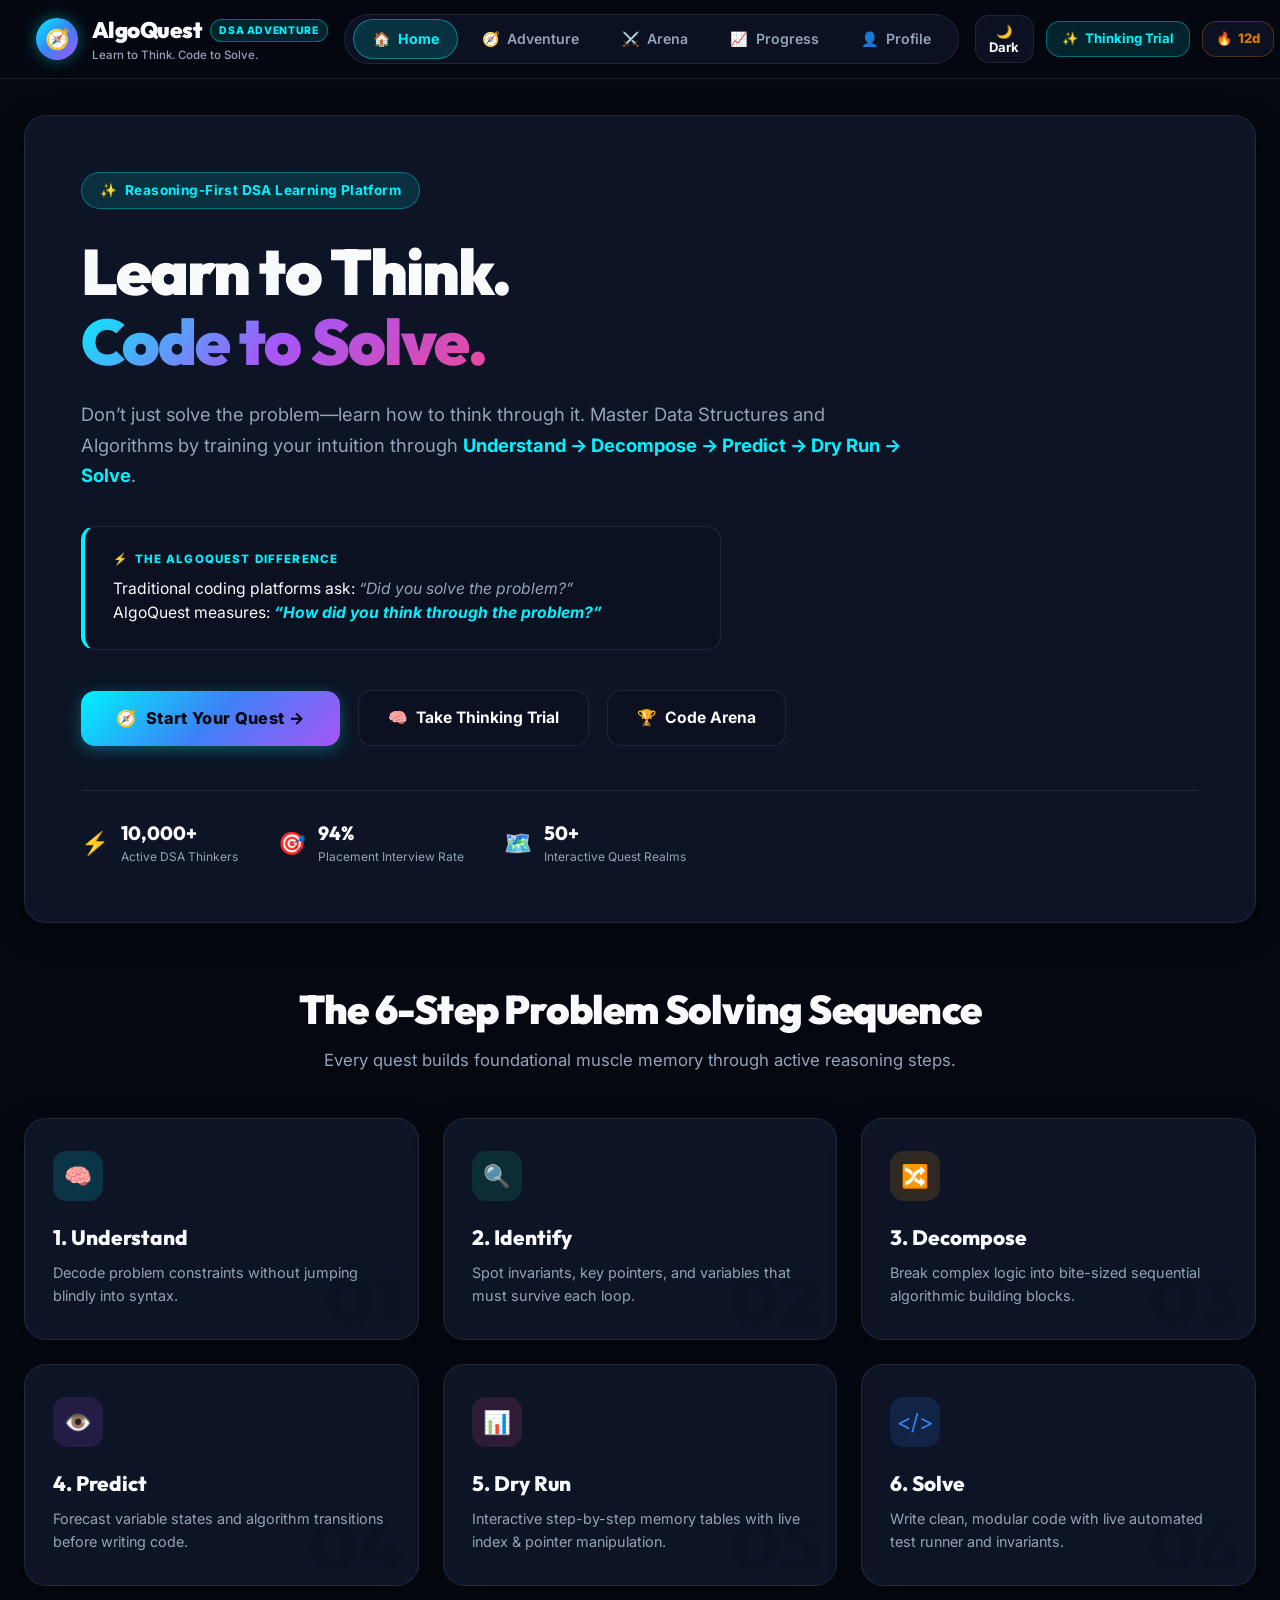
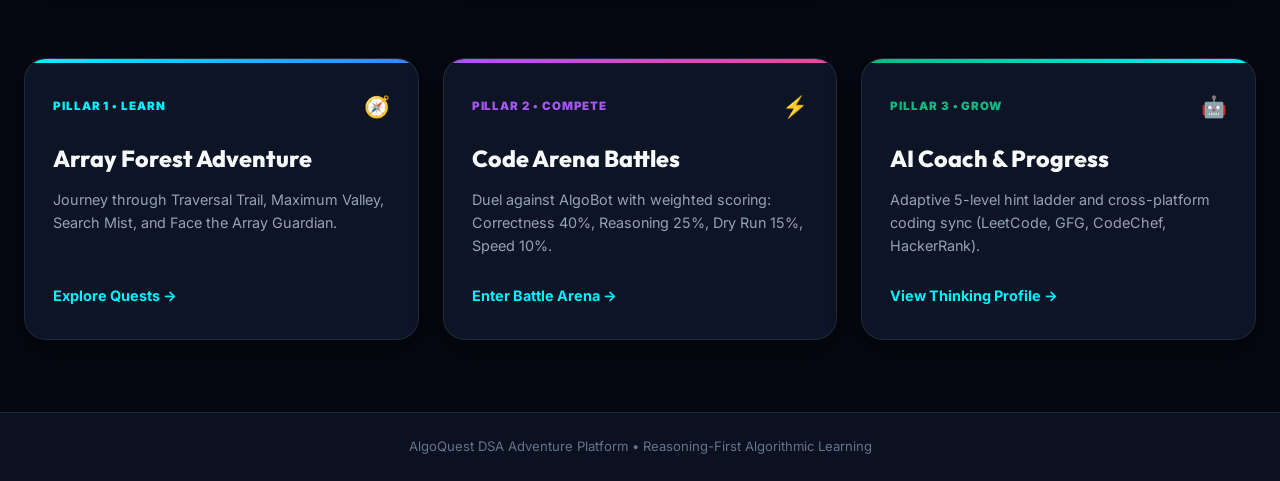
<file: frontend/index.html>
<!DOCTYPE html>
<html lang="en">
<head>
  <meta charset="UTF-8">
  <meta name="viewport" content="width=device-width, initial-scale=1.0">
  <title>AlgoQuest - Learn to Think. Code to Solve.</title>
  <meta name="description" content="Reasoning-First DSA Learning Platform. Master Data Structures and Algorithms by training your intuition.">
  <link rel="stylesheet" href="CSS/global.css">
  <link rel="stylesheet" href="CSS/home.css">
</head>
<body>

  <!-- Navigation Bar Header -->
  <nav class="navbar" id="navbar">
    <div class="nav-left">
      <button class="mobile-menu-toggle" id="mobile-menu-toggle" aria-label="Toggle Navigation Menu">☰</button>
      <a href="index.html" class="brand-logo">
        <div class="logo-icon">🧭</div>
        <div class="logo-text">
          <div class="brand-title-wrap">
            <span class="brand-title">AlgoQuest</span>
            <span class="brand-tag">DSA Adventure</span>
          </div>
          <span class="brand-subtitle">Learn to Think. Code to Solve.</span>
        </div>
      </a>
    </div>

    <div class="nav-center">
      <a href="index.html" class="nav-link active">
        <span>🏠</span> Home
      </a>
      <a href="adventure.html" class="nav-link">
        <span>🧭</span> Adventure
      </a>
      <a href="arena.html" class="nav-link">
        <span>⚔️</span> Arena
      </a>
      <a href="progress.html" class="nav-link">
        <span>📈</span> Progress
      </a>
      <a href="profile.html" class="nav-link">
        <span>👤</span> Profile
      </a>
    </div>

    <div class="nav-right">
      <button class="btn-theme-toggle" id="theme-toggle-btn" title="Toggle Day/Light &amp; Night/Dark Theme">🌙 Dark</button>
      <a href="thinking-trial.html" class="btn-thinking-trial">
        <span>✨</span> Thinking Trial
      </a>
      <div class="stat-pill streak">
        <span>🔥</span> 12d
      </div>
      <div class="stat-pill rating">
        <span>🎗️</span> 1284 TR
      </div>
      <div class="nav-user-avatar">
        👨‍💻
      </div>
      <button class="btn-algobot-trigger" id="algobot-btn" title="Open AlgoBot AI Coach">
        🤖
      </button>
    </div>
  </nav>

  <!-- Main Container -->
  <main class="main-wrapper">

    <!-- Hero Card -->
    <section class="hero-card">
      <div class="hero-pill">
        <span>✨</span> Reasoning-First DSA Learning Platform
      </div>

      <h1 class="hero-title">
        Learn to Think.<br>
        <span class="hero-title-gradient">Code to Solve.</span>
      </h1>

      <p class="hero-description">
        Don’t just solve the problem—learn how to think through it. Master Data Structures and Algorithms by training your intuition through <strong>Understand → Decompose → Predict → Dry Run → Solve</strong>.
      </p>

      <div class="hero-callout">
        <div class="callout-tag"><span>⚡</span> THE ALGOQUEST DIFFERENCE</div>
        <p class="callout-text">
          Traditional coding platforms ask: <span>“Did you solve the problem?”</span><br>
          AlgoQuest measures: <strong class="callout-highlight">“How did you think through the problem?”</strong>
        </p>
      </div>

      <div class="hero-actions">
        <a href="adventure.html" class="btn-primary-action">
          <span>🧭</span> Start Your Quest &rarr;
        </a>
        <a href="thinking-trial.html" class="btn-secondary-action">
          <span>🧠</span> Take Thinking Trial
        </a>
        <a href="arena.html" class="btn-secondary-action">
          <span>🏆</span> Code Arena
        </a>
      </div>

      <!-- Live Stats Ticker -->
      <div class="hero-stats-ticker">
        <div class="ticker-item">
          <span class="ticker-icon">⚡</span>
          <div>
            <div class="ticker-val">10,000+</div>
            <div class="ticker-lbl">Active DSA Thinkers</div>
          </div>
        </div>

        <div class="ticker-item">
          <span class="ticker-icon">🎯</span>
          <div>
            <div class="ticker-val">94%</div>
            <div class="ticker-lbl">Placement Interview Rate</div>
          </div>
        </div>

        <div class="ticker-item">
          <span class="ticker-icon">🗺️</span>
          <div>
            <div class="ticker-val">50+</div>
            <div class="ticker-lbl">Interactive Quest Realms</div>
          </div>
        </div>
      </div>
    </section>

    <!-- The 6-Step Problem Solving Sequence -->
    <section class="sequence-section">
      <div class="section-header">
        <h2 class="section-title">The 6-Step Problem Solving Sequence</h2>
        <p class="section-subtitle">Every quest builds foundational muscle memory through active reasoning steps.</p>
      </div>

      <div class="sequence-grid">
        <!-- Step 1 -->
        <div class="sequence-card" data-step="01">
          <div class="step-icon-wrap cyan">🧠</div>
          <h3 class="step-name">1. Understand</h3>
          <p class="step-desc">Decode problem constraints without jumping blindly into syntax.</p>
        </div>

        <!-- Step 2 -->
        <div class="sequence-card" data-step="02">
          <div class="step-icon-wrap teal">🔍</div>
          <h3 class="step-name">2. Identify</h3>
          <p class="step-desc">Spot invariants, key pointers, and variables that must survive each loop.</p>
        </div>

        <!-- Step 3 -->
        <div class="sequence-card" data-step="03">
          <div class="step-icon-wrap orange">🔀</div>
          <h3 class="step-name">3. Decompose</h3>
          <p class="step-desc">Break complex logic into bite-sized sequential algorithmic building blocks.</p>
        </div>

        <!-- Step 4 -->
        <div class="sequence-card" data-step="04">
          <div class="step-icon-wrap purple">👁️</div>
          <h3 class="step-name">4. Predict</h3>
          <p class="step-desc">Forecast variable states and algorithm transitions before writing code.</p>
        </div>

        <!-- Step 5 -->
        <div class="sequence-card" data-step="05">
          <div class="step-icon-wrap pink">📊</div>
          <h3 class="step-name">5. Dry Run</h3>
          <p class="step-desc">Interactive step-by-step memory tables with live index &amp; pointer manipulation.</p>
        </div>

        <!-- Step 6 -->
        <div class="sequence-card" data-step="06">
          <div class="step-icon-wrap blue">&lt;/&gt;</div>
          <h3 class="step-name">6. Solve</h3>
          <p class="step-desc">Write clean, modular code with live automated test runner and invariants.</p>
        </div>
      </div>
    </section>

    <!-- 3 Pillars Section -->
    <section class="pillars-section">
      <div class="pillars-grid">
        <!-- Pillar 1 -->
        <div class="pillar-card p1">
          <div>
            <div class="pillar-top">
              <span class="pillar-tag cyan">PILLAR 1 • LEARN</span>
              <span class="pillar-icon">🧭</span>
            </div>
            <h3 class="pillar-title">Array Forest Adventure</h3>
            <p class="pillar-desc">Journey through Traversal Trail, Maximum Valley, Search Mist, and Face the Array Guardian.</p>
          </div>
          <a href="adventure.html" class="pillar-link">Explore Quests &rarr;</a>
        </div>

        <!-- Pillar 2 -->
        <div class="pillar-card p2">
          <div>
            <div class="pillar-top">
              <span class="pillar-tag purple">PILLAR 2 • COMPETE</span>
              <span class="pillar-icon">⚡</span>
            </div>
            <h3 class="pillar-title">Code Arena Battles</h3>
            <p class="pillar-desc">Duel against AlgoBot with weighted scoring: Correctness 40%, Reasoning 25%, Dry Run 15%, Speed 10%.</p>
          </div>
          <a href="arena.html" class="pillar-link">Enter Battle Arena &rarr;</a>
        </div>

        <!-- Pillar 3 -->
        <div class="pillar-card p3">
          <div>
            <div class="pillar-top">
              <span class="pillar-tag green">PILLAR 3 • GROW</span>
              <span class="pillar-icon">🤖</span>
            </div>
            <h3 class="pillar-title">AI Coach &amp; Progress</h3>
            <p class="pillar-desc">Adaptive 5-level hint ladder and cross-platform coding sync (LeetCode, GFG, CodeChef, HackerRank).</p>
          </div>
          <a href="progress.html" class="pillar-link">View Thinking Profile &rarr;</a>
        </div>
      </div>
    </section>

  </main>

  <!-- AlgoBot AI Coach Modal -->
  <div class="modal-overlay" id="algobot-modal">
    <div class="algobot-card">
      <div class="algobot-header">
        <div class="algobot-profile">
          <div class="algobot-icon">🤖</div>
          <div>
            <div class="algobot-title">
              AlgoBot AI Coach <span class="online-dot"></span>
            </div>
            <div class="algobot-context">Context: UNDERSTAND</div>
          </div>
        </div>
        <button class="btn-close-modal" id="close-algobot">&times;</button>
      </div>

      <div class="algobot-hint-ladder">
        <span class="ladder-label">HINT LADDER: LEVEL 1/5</span>
        <div class="ladder-steps">
          <span class="ladder-pill active">L1</span>
          <span class="ladder-pill">L2</span>
          <span class="ladder-pill">L3</span>
          <span class="ladder-pill">L4</span>
          <span class="ladder-pill">L5</span>
        </div>
      </div>

      <div class="algobot-quick-actions">
        <button class="quick-btn">💡 Nudge Me</button>
        <button class="quick-btn">🩺 Diagnose Logic</button>
        <button class="quick-btn">📖 Explain Invariant</button>
      </div>

      <div class="algobot-chat-body">
        <div class="chat-bubble algobot">
          <p>Hey adventurer! I'm AlgoBot, your reasoning coach. My goal is to help you think through problems step-by-step without spoiling solutions. How can I guide you?</p>
          <div class="chat-timestamp">AlgoBot • Just now</div>
        </div>
      </div>

      <div class="algobot-input-area">
        <input type="text" class="algobot-input" id="chat-input" placeholder="Ask AlgoBot about this step or dry run...">
        <button class="btn-send-chat" id="send-chat-btn">&rarr;</button>
      </div>
    </div>
  </div>

  <footer class="footer">
    AlgoQuest DSA Adventure Platform &bull; Reasoning-First Algorithmic Learning
  </footer>

  <script src="JS/main.js"></script>
</body>
</html>
</file>
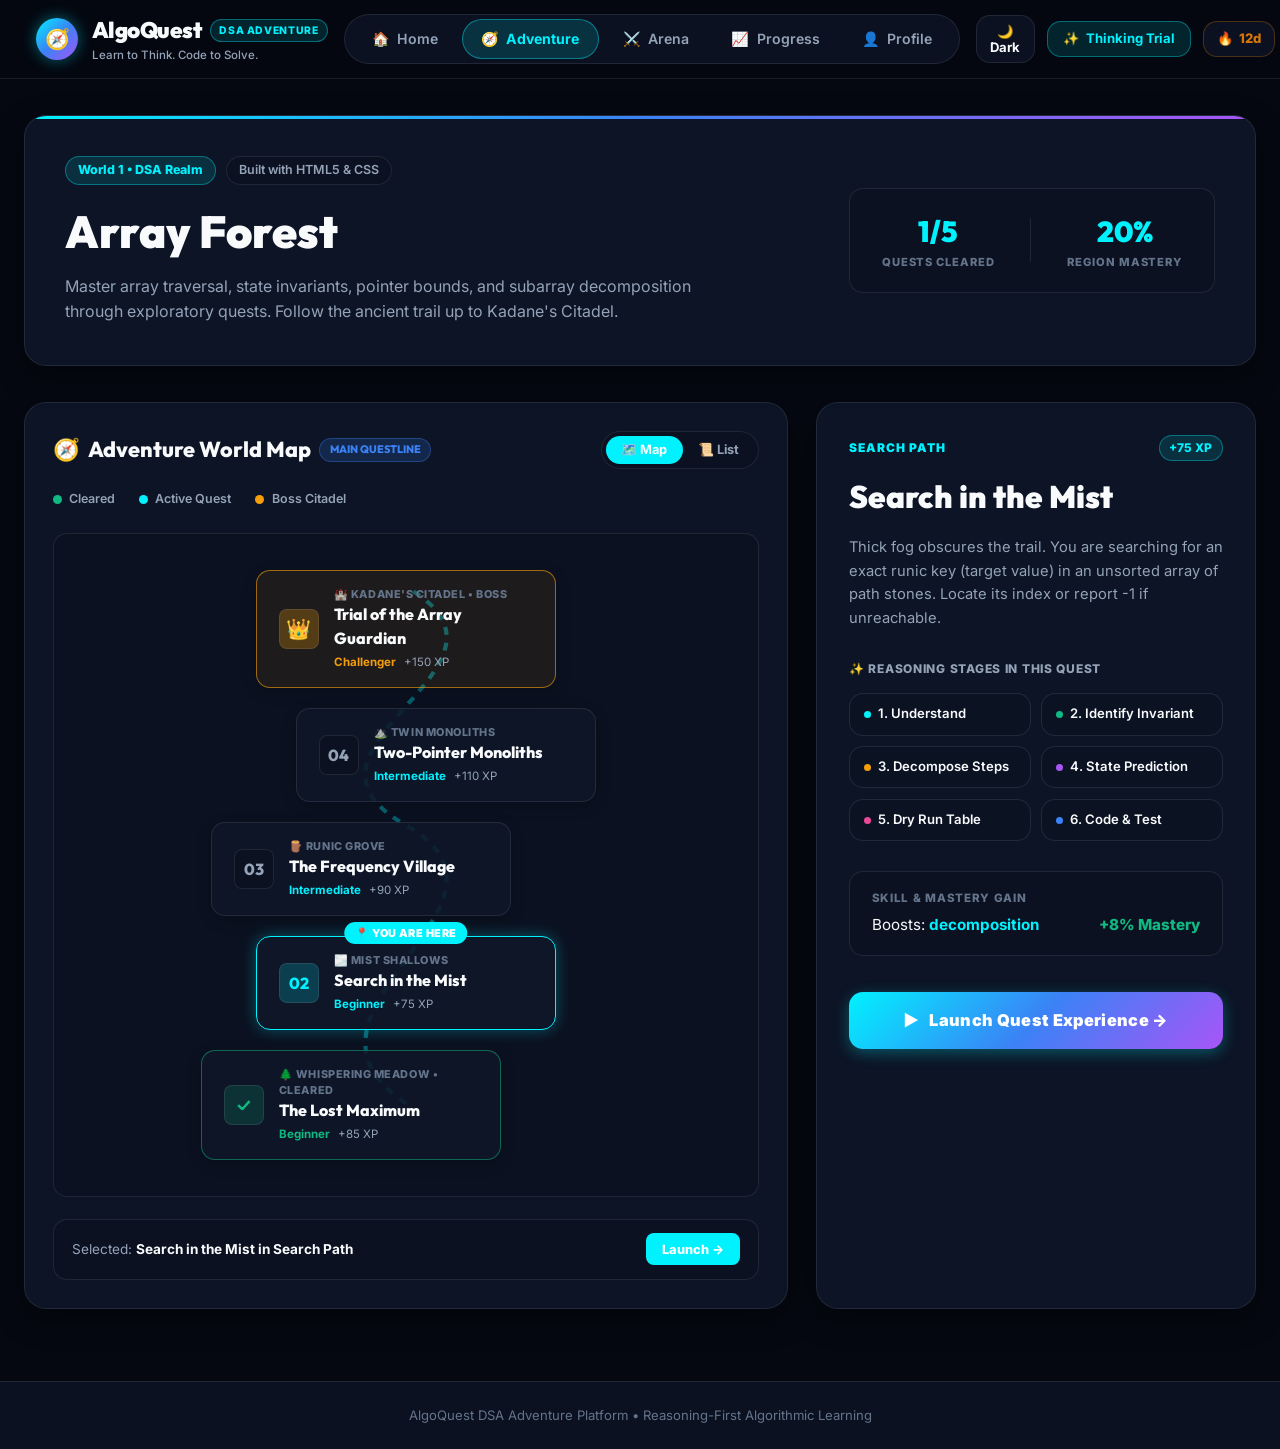
<file: frontend/adventure.html>
<!DOCTYPE html>
<html lang="en">
<head>
  <meta charset="UTF-8">
  <meta name="viewport" content="width=device-width, initial-scale=1.0">
  <title>AlgoQuest - Adventure World Map</title>
  <meta name="description" content="Explore the Array Forest DSA Adventure World Map on AlgoQuest.">
  <link rel="stylesheet" href="CSS/global.css">
  <link rel="stylesheet" href="CSS/adventure.css">
</head>
<body>

  <!-- Navigation Bar Header -->
  <nav class="navbar" id="navbar">
    <div class="nav-left">
      <button class="mobile-menu-toggle" id="mobile-menu-toggle" aria-label="Toggle Navigation Menu">☰</button>
      <a href="index.html" class="brand-logo">
        <div class="logo-icon">🧭</div>
        <div class="logo-text">
          <div class="brand-title-wrap">
            <span class="brand-title">AlgoQuest</span>
            <span class="brand-tag">DSA Adventure</span>
          </div>
          <span class="brand-subtitle">Learn to Think. Code to Solve.</span>
        </div>
      </a>
    </div>

    <div class="nav-center">
      <a href="index.html" class="nav-link">
        <span>🏠</span> Home
      </a>
      <a href="adventure.html" class="nav-link active">
        <span>🧭</span> Adventure
      </a>
      <a href="arena.html" class="nav-link">
        <span>⚔️</span> Arena
      </a>
      <a href="progress.html" class="nav-link">
        <span>📈</span> Progress
      </a>
      <a href="profile.html" class="nav-link">
        <span>👤</span> Profile
      </a>
    </div>

    <div class="nav-right">
      <button class="btn-theme-toggle" id="theme-toggle-btn" title="Toggle Day/Light &amp; Night/Dark Theme">🌙 Dark</button>
      <a href="thinking-trial.html" class="btn-thinking-trial">
        <span>✨</span> Thinking Trial
      </a>
      <div class="stat-pill streak">
        <span>🔥</span> 12d
      </div>
      <div class="stat-pill rating">
        <span>Ribbon</span> 1284 TR
      </div>
      <div class="nav-user-avatar">
        👨‍💻
      </div>
      <button class="btn-algobot-trigger" id="algobot-btn" title="Open AlgoBot AI Coach">
        🤖
      </button>
    </div>
  </nav>

  <!-- Main Wrapper -->
  <main class="main-wrapper">

    <!-- Top World Banner -->
    <section class="world-banner">
      <div>
        <div class="world-badge-group">
          <span class="world-pill">World 1 &bull; DSA Realm</span>
          <span class="world-tech-pill">Built with HTML5 &amp; CSS</span>
        </div>
        <h1 class="world-title">Array Forest</h1>
        <p class="world-desc">
          Master array traversal, state invariants, pointer bounds, and subarray decomposition through exploratory quests. Follow the ancient trail up to Kadane's Citadel.
        </p>
      </div>

      <div class="world-stats-box">
        <div class="stat-item">
          <div class="stat-number">1/5</div>
          <div class="stat-label">Quests Cleared</div>
        </div>
        <div class="stat-divider"></div>
        <div class="stat-item">
          <div class="stat-number">20%</div>
          <div class="stat-label">Region Mastery</div>
        </div>
      </div>
    </section>

    <!-- Two-Column Adventure Grid -->
    <div class="adventure-grid">

      <!-- Left Column: World Map -->
      <section class="map-container">
        <div class="map-header">
          <div class="map-title">
            <span>🧭</span> Adventure World Map
            <span class="tag-main">MAIN QUESTLINE</span>
          </div>

          <div class="map-view-toggle">
            <button class="toggle-btn active" id="toggle-map">🗺️ Map</button>
            <button class="toggle-btn" id="toggle-list">📜 List</button>
          </div>
        </div>

        <div class="map-legend">
          <div class="legend-item"><span class="dot cleared"></span> Cleared</div>
          <div class="legend-item"><span class="dot active"></span> Active Quest</div>
          <div class="legend-item"><span class="dot boss"></span> Boss Citadel</div>
        </div>

        <!-- Viewport containing Winding Nodes -->
        <div class="map-viewport" id="map-viewport">
          
          <!-- SVG Connecting Glow Path -->
          <svg class="path-svg" viewBox="0 0 500 500" preserveAspectRatio="none">
            <path class="path-line" d="M 250 430 C 150 360, 350 280, 250 220 C 150 160, 350 100, 250 40" 
                  fill="none" />
          </svg>

          <!-- Node 05 (Boss) -->
          <div class="quest-node boss-node" data-node-id="5">
            <div class="node-num">👑</div>
            <div class="node-info">
              <div class="node-location">🏰 KADANE'S CITADEL &bull; BOSS</div>
              <div class="node-title">Trial of the Array Guardian</div>
              <div class="node-meta">
                <span class="diff-tag" style="color: #f59e0b;">Challenger</span>
                <span class="xp-tag">+150 XP</span>
              </div>
            </div>
          </div>

          <!-- Node 04 -->
          <div class="quest-node" data-node-id="4" style="margin-left: 80px;">
            <div class="node-num">04</div>
            <div class="node-info">
              <div class="node-location">⛰️ TWIN MONOLITHS</div>
              <div class="node-title">Two-Pointer Monoliths</div>
              <div class="node-meta">
                <span class="diff-tag">Intermediate</span>
                <span class="xp-tag">+110 XP</span>
              </div>
            </div>
          </div>

          <!-- Node 03 -->
          <div class="quest-node" data-node-id="3" style="margin-right: 90px;">
            <div class="node-num">03</div>
            <div class="node-info">
              <div class="node-location">🪵 RUNIC GROVE</div>
              <div class="node-title">The Frequency Village</div>
              <div class="node-meta">
                <span class="diff-tag">Intermediate</span>
                <span class="xp-tag">+90 XP</span>
              </div>
            </div>
          </div>

          <!-- Node 02 (Active / You Are Here) -->
          <div class="quest-node active-quest" data-node-id="2">
            <div class="you-are-here-badge">📍 YOU ARE HERE</div>
            <div class="node-num">02</div>
            <div class="node-info">
              <div class="node-location">🌫️ MIST SHALLOWS</div>
              <div class="node-title">Search in the Mist</div>
              <div class="node-meta">
                <span class="diff-tag">Beginner</span>
                <span class="xp-tag">+75 XP</span>
              </div>
            </div>
          </div>

          <!-- Node 01 (Cleared) -->
          <div class="quest-node cleared" data-node-id="1" style="margin-right: 110px;">
            <div class="node-num">✓</div>
            <div class="node-info">
              <div class="node-location">🌲 WHISPERING MEADOW &bull; CLEARED</div>
              <div class="node-title">The Lost Maximum</div>
              <div class="node-meta">
                <span class="diff-tag" style="color: #10b981;">Beginner</span>
                <span class="xp-tag">+85 XP</span>
              </div>
            </div>
          </div>

        </div>

        <div class="map-status-bar">
          <div class="status-selected">
            Selected: <strong id="status-selected-node">Search in the Mist in Search Path</strong>
          </div>
          <a href="thinking-trial.html" class="btn-launch-sm">Launch &rarr;</a>
        </div>
      </section>

      <!-- Right Column: Inspector Panel -->
      <section class="quest-detail-panel">
        <div class="panel-path-header">
          <span class="path-name" id="panel-path-name">SEARCH PATH</span>
          <span class="panel-xp-badge" id="panel-xp">+75 XP</span>
        </div>

        <h2 class="panel-quest-title" id="panel-title">Search in the Mist</h2>

        <p class="panel-quest-desc" id="panel-desc">
          Thick fog obscures the trail. You are searching for an exact runic key (target value) in an unsorted array of path stones. Locate its index or report -1 if unreachable.
        </p>

        <div class="stages-heading">
          <span>✨ REASONING STAGES IN THIS QUEST</span>
        </div>

        <div class="stages-grid">
          <div class="stage-pill-item">
            <span class="stage-dot s1"></span> 1. Understand
          </div>
          <div class="stage-pill-item">
            <span class="stage-dot s2"></span> 2. Identify Invariant
          </div>
          <div class="stage-pill-item">
            <span class="stage-dot s3"></span> 3. Decompose Steps
          </div>
          <div class="stage-pill-item">
            <span class="stage-dot s4"></span> 4. State Prediction
          </div>
          <div class="stage-pill-item">
            <span class="stage-dot s5"></span> 5. Dry Run Table
          </div>
          <div class="stage-pill-item">
            <span class="stage-dot s6"></span> 6. Code &amp; Test
          </div>
        </div>

        <div class="skill-boost-box">
          <div class="skill-boost-label">SKILL &amp; MASTERY GAIN</div>
          <div class="skill-boost-content">
            <div>Boosts: <span class="boost-stat" id="panel-boost-stat">decomposition</span></div>
            <div class="boost-val" id="panel-boost-val">+8% Mastery</div>
          </div>
        </div>

        <a href="thinking-trial.html" class="btn-launch-quest">
          <span>▶</span> Launch Quest Experience &rarr;
        </a>
      </section>

    </div>

  </main>

  <!-- AlgoBot AI Coach Modal -->
  <div class="modal-overlay" id="algobot-modal">
    <div class="algobot-card">
      <div class="algobot-header">
        <div class="algobot-profile">
          <div class="algobot-icon">🤖</div>
          <div>
            <div class="algobot-title">
              AlgoBot AI Coach <span class="online-dot"></span>
            </div>
            <div class="algobot-context">Context: ADVENTURE MAP</div>
          </div>
        </div>
        <button class="btn-close-modal" id="close-algobot">&times;</button>
      </div>

      <div class="algobot-hint-ladder">
        <span class="ladder-label">HINT LADDER: LEVEL 1/5</span>
        <div class="ladder-steps">
          <span class="ladder-pill active">L1</span>
          <span class="ladder-pill">L2</span>
          <span class="ladder-pill">L3</span>
          <span class="ladder-pill">L4</span>
          <span class="ladder-pill">L5</span>
        </div>
      </div>

      <div class="algobot-quick-actions">
        <button class="quick-btn">💡 Nudge Me</button>
        <button class="quick-btn">🩺 Diagnose Logic</button>
        <button class="quick-btn">📖 Explain Invariant</button>
      </div>

      <div class="algobot-chat-body">
        <div class="chat-bubble algobot">
          <p>Greetings Adventurer! Selected quest: Search in the Mist. Remember to identify what invariant key you are checking before stepping into code!</p>
          <div class="chat-timestamp">AlgoBot • Just now</div>
        </div>
      </div>

      <div class="algobot-input-area">
        <input type="text" class="algobot-input" id="chat-input" placeholder="Ask AlgoBot about this quest...">
        <button class="btn-send-chat" id="send-chat-btn">&rarr;</button>
      </div>
    </div>
  </div>

  <footer class="footer">
    AlgoQuest DSA Adventure Platform &bull; Reasoning-First Algorithmic Learning
  </footer>

  <script src="JS/main.js"></script>
  <script src="JS/adventure.js"></script>
</body>
</html>
</file>
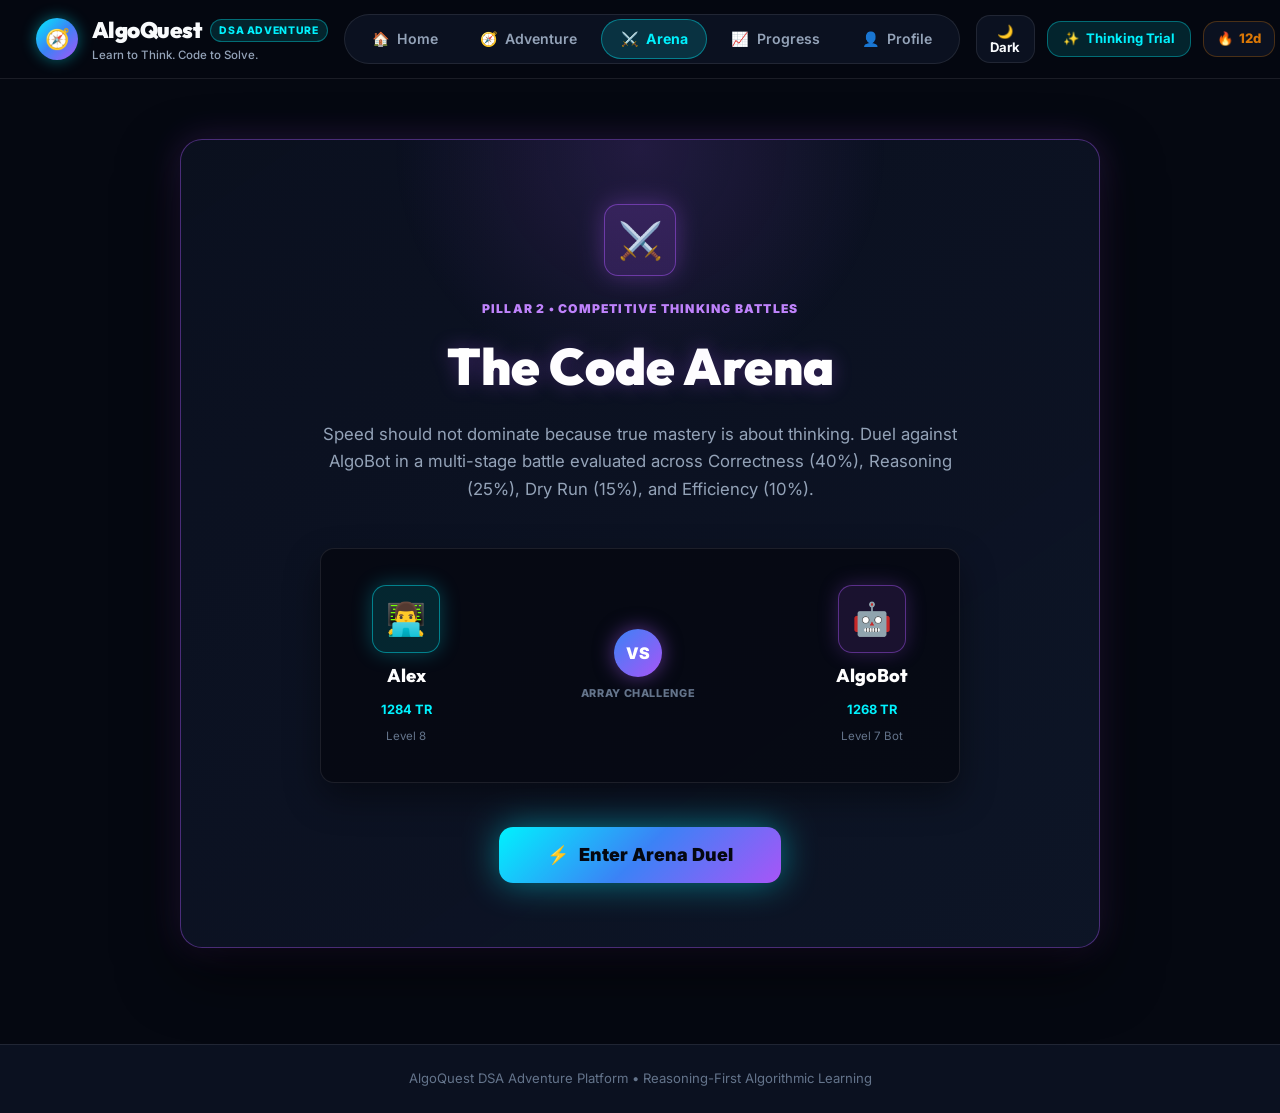
<file: frontend/arena.html>
<!DOCTYPE html>
<html lang="en">
<head>
  <meta charset="UTF-8">
  <meta name="viewport" content="width=device-width, initial-scale=1.0">
  <title>AlgoQuest - Code Arena Battles</title>
  <meta name="description" content="Duel against AlgoBot in real-time DSA thinking battles on AlgoQuest.">
  <link rel="stylesheet" href="CSS/global.css">
  <link rel="stylesheet" href="CSS/arena.css">
</head>
<body>

  <!-- Navigation Bar Header -->
  <nav class="navbar" id="navbar">
    <div class="nav-left">
      <button class="mobile-menu-toggle" id="mobile-menu-toggle" aria-label="Toggle Navigation Menu">☰</button>
      <a href="index.html" class="brand-logo">
        <div class="logo-icon">🧭</div>
        <div class="logo-text">
          <div class="brand-title-wrap">
            <span class="brand-title">AlgoQuest</span>
            <span class="brand-tag">DSA Adventure</span>
          </div>
          <span class="brand-subtitle">Learn to Think. Code to Solve.</span>
        </div>
      </a>
    </div>

    <div class="nav-center">
      <a href="index.html" class="nav-link">
        <span>🏠</span> Home
      </a>
      <a href="adventure.html" class="nav-link">
        <span>🧭</span> Adventure
      </a>
      <a href="arena.html" class="nav-link active">
        <span>⚔️</span> Arena
      </a>
      <a href="progress.html" class="nav-link">
        <span>📈</span> Progress
      </a>
      <a href="profile.html" class="nav-link">
        <span>👤</span> Profile
      </a>
    </div>

    <div class="nav-right">
      <button class="btn-theme-toggle" id="theme-toggle-btn" title="Toggle Day/Light &amp; Night/Dark Theme">🌙 Dark</button>
      <a href="thinking-trial.html" class="btn-thinking-trial">
        <span>✨</span> Thinking Trial
      </a>
      <div class="stat-pill streak">
        <span>🔥</span> 12d
      </div>
      <div class="stat-pill rating">
        <span>Ribbon</span> 1284 TR
      </div>
      <div class="nav-user-avatar">
        👨‍💻
      </div>
      <button class="btn-algobot-trigger" id="algobot-btn" title="Open AlgoBot AI Coach">
        🤖
      </button>
    </div>
  </nav>

  <!-- Main Wrapper -->
  <main class="main-wrapper">

    <!-- State 1: Arena Overview Intro -->
    <section class="arena-container" id="arena-intro">
      <div class="arena-header-icon">⚔️</div>
      <div class="arena-pillar-tag">PILLAR 2 &bull; COMPETITIVE THINKING BATTLES</div>
      <h1 class="arena-main-title">The Code Arena</h1>
      <p class="arena-main-desc">
        Speed should not dominate because true mastery is about thinking. Duel against AlgoBot in a multi-stage battle evaluated across Correctness (40%), Reasoning (25%), Dry Run (15%), and Efficiency (10%).
      </p>

      <!-- Matchup Card -->
      <div class="vs-match-card">
        <div class="player-profile">
          <div class="player-avatar alex">👨‍💻</div>
          <div class="player-name">Alex</div>
          <div class="player-stat">1284 TR</div>
          <div class="player-substat">Level 8</div>
        </div>

        <div class="vs-badge-wrap">
          <div class="vs-badge">VS</div>
          <div class="vs-challenge-type">ARRAY CHALLENGE</div>
        </div>

        <div class="player-profile">
          <div class="player-avatar algobot">🤖</div>
          <div class="player-name">AlgoBot</div>
          <div class="player-stat">1268 TR</div>
          <div class="player-substat">Level 7 Bot</div>
        </div>
      </div>

      <button class="btn-enter-duel" id="enter-duel-btn">
        <span>⚡</span> Enter Arena Duel
      </button>
    </section>

    <!-- State 2: Active Battle View -->
    <section class="battle-mode-container" id="battle-container">
      <div class="battle-top-bar">
        <div class="matchup-info">
          <span>👨‍💻 Alex</span>
          <span style="color: var(--text-subtle);">VS</span>
          <span>🤖 AlgoBot</span>
          <span class="bot-progress-pill">15%</span>
        </div>

        <div class="battle-timer" id="timer-display">
          ⏱️ 00:02
        </div>
      </div>

      <div class="battle-card">
        <div class="battle-phase-pill">
          <span>🔮</span> Battle Phase 1 &bull; Invariant Identification
        </div>

        <h2 class="battle-question-title">Two-Sum Target Search: What invariant enables O(N) single-pass lookup?</h2>
        <div class="battle-context-text">Array: [2, 7, 11, 15], Target = 9.</div>

        <div class="options-list">
          <div class="option-card">
            <span>Sorting the array with QuickSort then linear scanning in O(N log N)</span>
          </div>
          <div class="option-card selected">
            <span>Storing visited values in a Hash Map to look up the complement (target - num) in O(1)</span>
          </div>
          <div class="option-card">
            <span>Checking all nested pairs with brute force nested loops in O(N^2)</span>
          </div>
        </div>

        <button class="btn-proceed-phase" id="proceed-btn">
          Proceed to Prediction Phase &rarr;
        </button>
        <div style="clear: both;"></div>
      </div>
    </section>

  </main>

  <!-- AlgoBot AI Coach Modal -->
  <div class="modal-overlay" id="algobot-modal">
    <div class="algobot-card">
      <div class="algobot-header">
        <div class="algobot-profile">
          <div class="algobot-icon">🤖</div>
          <div>
            <div class="algobot-title">
              AlgoBot AI Coach <span class="online-dot"></span>
            </div>
            <div class="algobot-context">Context: ARENA DUEL</div>
          </div>
        </div>
        <button class="btn-close-modal" id="close-algobot">&times;</button>
      </div>

      <div class="algobot-hint-ladder">
        <span class="ladder-label">HINT LADDER: LEVEL 1/5</span>
        <div class="ladder-steps">
          <span class="ladder-pill active">L1</span>
          <span class="ladder-pill">L2</span>
          <span class="ladder-pill">L3</span>
          <span class="ladder-pill">L4</span>
          <span class="ladder-pill">L5</span>
        </div>
      </div>

      <div class="algobot-quick-actions">
        <button class="quick-btn">💡 Nudge Me</button>
        <button class="quick-btn">🩺 Diagnose Logic</button>
        <button class="quick-btn">📖 Explain Invariant</button>
      </div>

      <div class="algobot-chat-body">
        <div class="chat-bubble algobot">
          <p>You're in battle! Storing (target - current_val) lets you look up complement elements in average O(1) time!</p>
          <div class="chat-timestamp">AlgoBot • Just now</div>
        </div>
      </div>

      <div class="algobot-input-area">
        <input type="text" class="algobot-input" id="chat-input" placeholder="Ask AlgoBot about this duel question...">
        <button class="btn-send-chat" id="send-chat-btn">&rarr;</button>
      </div>
    </div>
  </div>

  <footer class="footer">
    AlgoQuest DSA Adventure Platform &bull; Reasoning-First Algorithmic Learning
  </footer>

  <script src="JS/main.js"></script>
  <script src="JS/arena.js"></script>
</body>
</html>
</file>
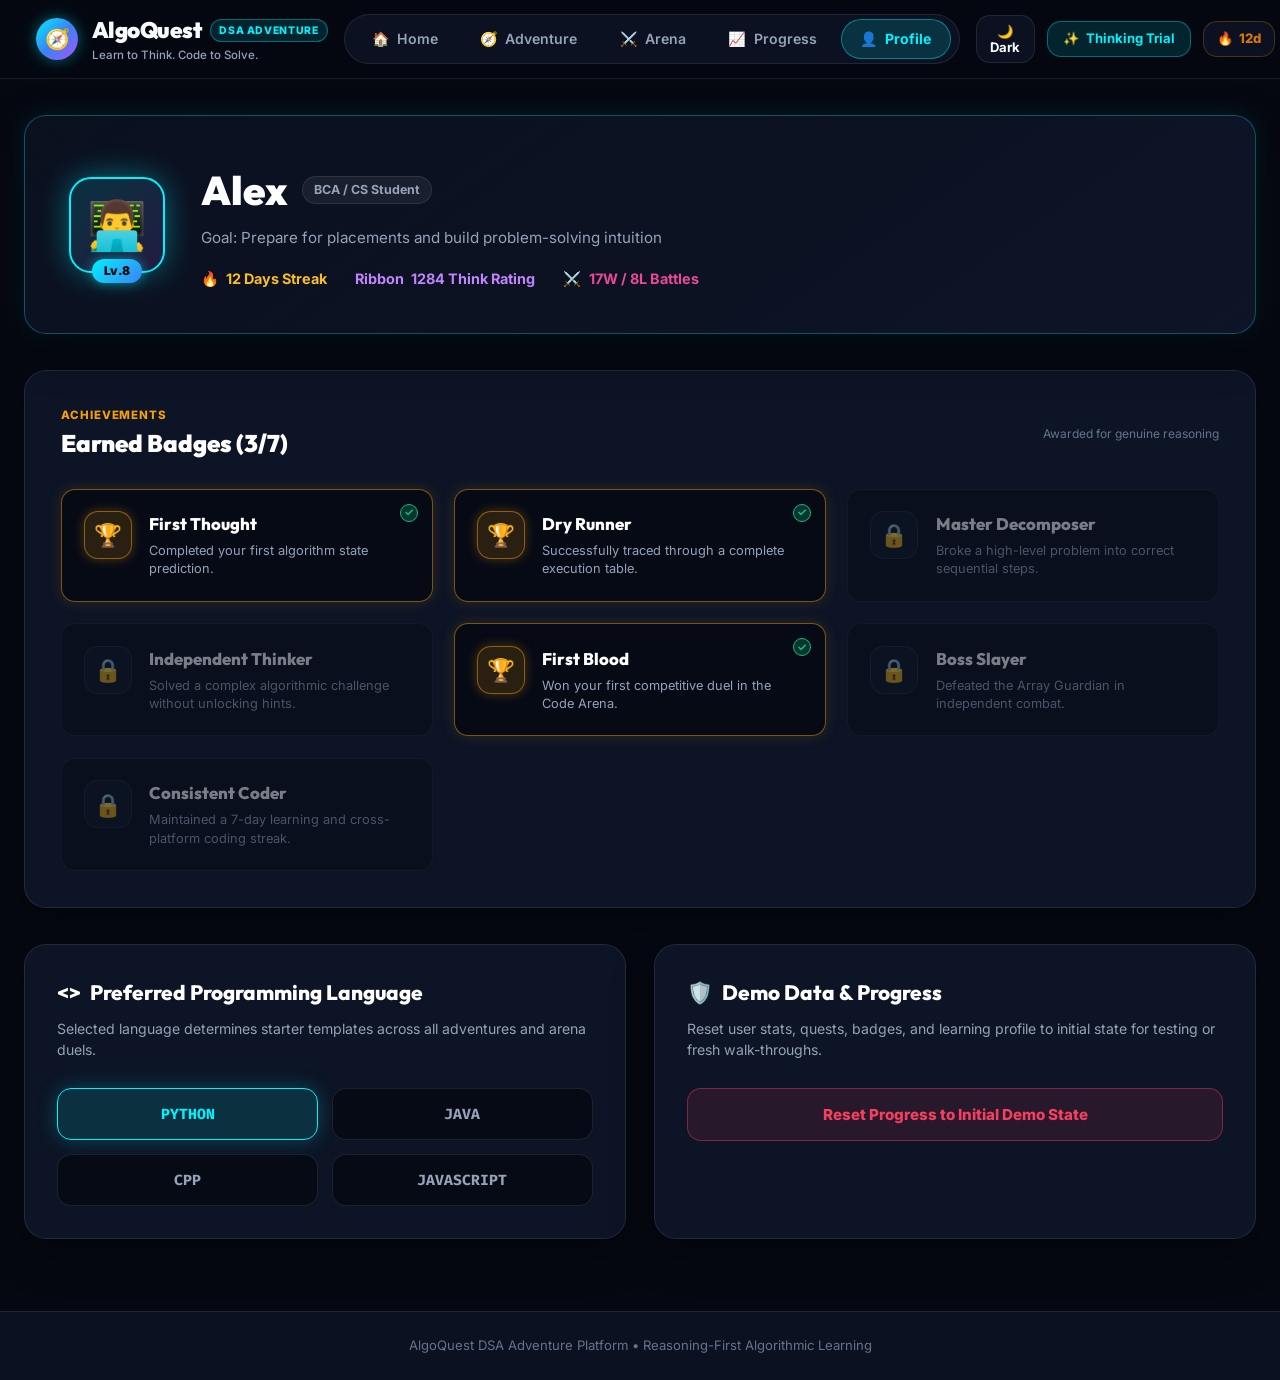
<file: frontend/profile.html>
<!DOCTYPE html>
<html lang="en">
<head>
  <meta charset="UTF-8">
  <meta name="viewport" content="width=device-width, initial-scale=1.0">
  <title>AlgoQuest - User Profile & Achievements</title>
  <meta name="description" content="View earned badges, set preferred programming language, and manage profile settings on AlgoQuest.">
  <link rel="stylesheet" href="CSS/global.css">
  <link rel="stylesheet" href="CSS/profile.css">
</head>
<body>

  <!-- Navigation Bar Header -->
  <nav class="navbar" id="navbar">
    <div class="nav-left">
      <button class="mobile-menu-toggle" id="mobile-menu-toggle" aria-label="Toggle Navigation Menu">☰</button>
      <a href="index.html" class="brand-logo">
        <div class="logo-icon">🧭</div>
        <div class="logo-text">
          <div class="brand-title-wrap">
            <span class="brand-title">AlgoQuest</span>
            <span class="brand-tag">DSA Adventure</span>
          </div>
          <span class="brand-subtitle">Learn to Think. Code to Solve.</span>
        </div>
      </a>
    </div>

    <div class="nav-center">
      <a href="index.html" class="nav-link">
        <span>🏠</span> Home
      </a>
      <a href="adventure.html" class="nav-link">
        <span>🧭</span> Adventure
      </a>
      <a href="arena.html" class="nav-link">
        <span>⚔️</span> Arena
      </a>
      <a href="progress.html" class="nav-link">
        <span>📈</span> Progress
      </a>
      <a href="profile.html" class="nav-link active">
        <span>👤</span> Profile
      </a>
    </div>

    <div class="nav-right">
      <button class="btn-theme-toggle" id="theme-toggle-btn" title="Toggle Day/Light &amp; Night/Dark Theme">🌙 Dark</button>
      <a href="thinking-trial.html" class="btn-thinking-trial">
        <span>✨</span> Thinking Trial
      </a>
      <div class="stat-pill streak">
        <span>🔥</span> 12d
      </div>
      <div class="stat-pill rating">
        <span>Ribbon</span> 1284 TR
      </div>
      <div class="nav-user-avatar">
        👨‍💻
      </div>
      <button class="btn-algobot-trigger" id="algobot-btn" title="Open AlgoBot AI Coach">
        🤖
      </button>
    </div>
  </nav>

  <!-- Main Wrapper -->
  <main class="main-wrapper">

    <!-- Profile Header Card -->
    <section class="profile-header-card">
      <div class="profile-avatar-wrap">
        <div class="profile-avatar-box">👨‍💻</div>
        <div class="level-badge-pill">Lv.8</div>
      </div>

      <div>
        <div class="profile-name-wrap">
          <h1 class="profile-user-name">Alex</h1>
          <span class="user-role-badge">BCA / CS Student</span>
        </div>

        <p class="profile-goal">
          Goal: Prepare for placements and build problem-solving intuition
        </p>

        <div class="profile-stats-inline">
          <div class="p-stat streak"><span>🔥</span> 12 Days Streak</div>
          <div class="p-stat rating"><span>Ribbon</span> 1284 Think Rating</div>
          <div class="p-stat battles"><span>⚔️</span> 17W / 8L Battles</div>
        </div>
      </div>
    </section>

    <!-- Achievements Section -->
    <section class="achievements-card">
      <div class="achievements-top">
        <div>
          <div style="font-size: 0.72rem; font-weight: 800; color: var(--accent-orange); letter-spacing: 0.08em; text-transform: uppercase;">
            ACHIEVEMENTS
          </div>
          <h2 class="achievements-title">Earned Badges (3/7)</h2>
        </div>

        <div style="font-size: 0.75rem; color: var(--text-subtle);">
          Awarded for genuine reasoning
        </div>
      </div>

      <div class="badges-grid">

        <!-- Badge 1 (Unlocked) -->
        <div class="badge-card unlocked">
          <div class="unlocked-check">✓</div>
          <div class="badge-icon-box">🏆</div>
          <div>
            <h3 class="badge-title">First Thought</h3>
            <p class="badge-desc">Completed your first algorithm state prediction.</p>
          </div>
        </div>

        <!-- Badge 2 (Unlocked) -->
        <div class="badge-card unlocked">
          <div class="unlocked-check">✓</div>
          <div class="badge-icon-box">🏆</div>
          <div>
            <h3 class="badge-title">Dry Runner</h3>
            <p class="badge-desc">Successfully traced through a complete execution table.</p>
          </div>
        </div>

        <!-- Badge 3 (Locked) -->
        <div class="badge-card locked">
          <div class="badge-icon-box">🔒</div>
          <div>
            <h3 class="badge-title">Master Decomposer</h3>
            <p class="badge-desc">Broke a high-level problem into correct sequential steps.</p>
          </div>
        </div>

        <!-- Badge 4 (Locked) -->
        <div class="badge-card locked">
          <div class="badge-icon-box">🔒</div>
          <div>
            <h3 class="badge-title">Independent Thinker</h3>
            <p class="badge-desc">Solved a complex algorithmic challenge without unlocking hints.</p>
          </div>
        </div>

        <!-- Badge 5 (Unlocked) -->
        <div class="badge-card unlocked">
          <div class="unlocked-check">✓</div>
          <div class="badge-icon-box">🏆</div>
          <div>
            <h3 class="badge-title">First Blood</h3>
            <p class="badge-desc">Won your first competitive duel in the Code Arena.</p>
          </div>
        </div>

        <!-- Badge 6 (Locked) -->
        <div class="badge-card locked">
          <div class="badge-icon-box">🔒</div>
          <div>
            <h3 class="badge-title">Boss Slayer</h3>
            <p class="badge-desc">Defeated the Array Guardian in independent combat.</p>
          </div>
        </div>

        <!-- Badge 7 (Locked) -->
        <div class="badge-card locked">
          <div class="badge-icon-box">🔒</div>
          <div>
            <h3 class="badge-title">Consistent Coder</h3>
            <p class="badge-desc">Maintained a 7-day learning and cross-platform coding streak.</p>
          </div>
        </div>

      </div>
    </section>

    <!-- Lower Settings Grid -->
    <div class="settings-grid">

      <!-- Preferred Language -->
      <section class="settings-card">
        <h2 class="settings-title">
          <span>&lt;&gt;</span> Preferred Programming Language
        </h2>
        <p class="settings-desc">
          Selected language determines starter templates across all adventures and arena duels.
        </p>

        <div class="lang-grid">
          <button class="lang-btn active">PYTHON</button>
          <button class="lang-btn">JAVA</button>
          <button class="lang-btn">CPP</button>
          <button class="lang-btn">JAVASCRIPT</button>
        </div>
      </section>

      <!-- Demo Data Reset -->
      <section class="settings-card">
        <h2 class="settings-title">
          <span>🛡️</span> Demo Data &amp; Progress
        </h2>
        <p class="settings-desc">
          Reset user stats, quests, badges, and learning profile to initial state for testing or fresh walk-throughs.
        </p>

        <button class="btn-reset-demo" id="reset-demo-btn">
          Reset Progress to Initial Demo State
        </button>
      </section>

    </div>

  </main>

  <!-- AlgoBot AI Coach Modal -->
  <div class="modal-overlay" id="algobot-modal">
    <div class="algobot-card">
      <div class="algobot-header">
        <div class="algobot-profile">
          <div class="algobot-icon">🤖</div>
          <div>
            <div class="algobot-title">
              AlgoBot AI Coach <span class="online-dot"></span>
            </div>
            <div class="algobot-context">Context: USER PROFILE</div>
          </div>
        </div>
        <button class="btn-close-modal" id="close-algobot">&times;</button>
      </div>

      <div class="algobot-hint-ladder">
        <span class="ladder-label">HINT LADDER: LEVEL 1/5</span>
        <div class="ladder-steps">
          <span class="ladder-pill active">L1</span>
          <span class="ladder-pill">L2</span>
          <span class="ladder-pill">L3</span>
          <span class="ladder-pill">L4</span>
          <span class="ladder-pill">L5</span>
        </div>
      </div>

      <div class="algobot-quick-actions">
        <button class="quick-btn">💡 Nudge Me</button>
        <button class="quick-btn">🩺 Diagnose Logic</button>
        <button class="quick-btn">📖 Explain Invariant</button>
      </div>

      <div class="algobot-chat-body">
        <div class="chat-bubble algobot">
          <p>Looking sharp, Alex! You are 1 badge away from unlocking the 'Master Decomposer' achievement!</p>
          <div class="chat-timestamp">AlgoBot • Just now</div>
        </div>
      </div>

      <div class="algobot-input-area">
        <input type="text" class="algobot-input" id="chat-input" placeholder="Ask AlgoBot about achievements...">
        <button class="btn-send-chat" id="send-chat-btn">&rarr;</button>
      </div>
    </div>
  </div>

  <footer class="footer">
    AlgoQuest DSA Adventure Platform &bull; Reasoning-First Algorithmic Learning
  </footer>

  <script src="JS/main.js"></script>
  <script src="JS/profile.js"></script>
</body>
</html>
</file>
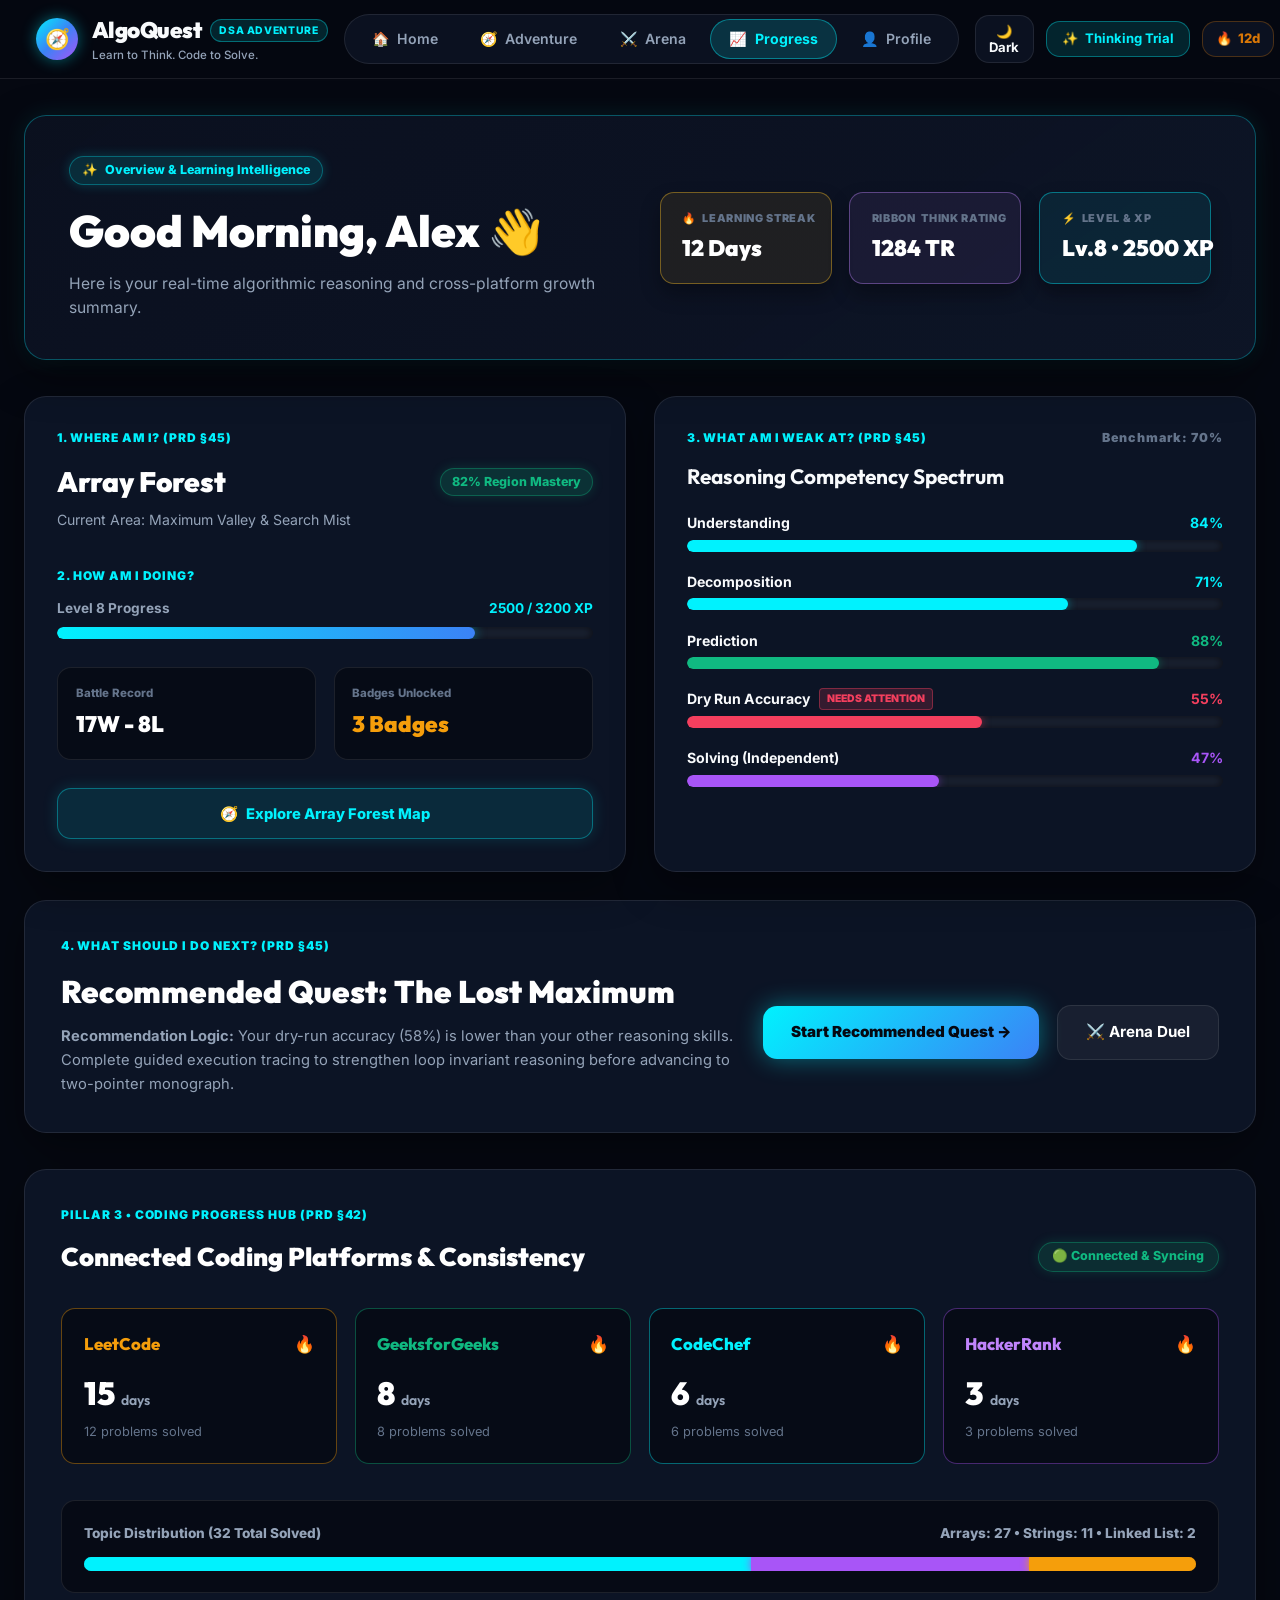
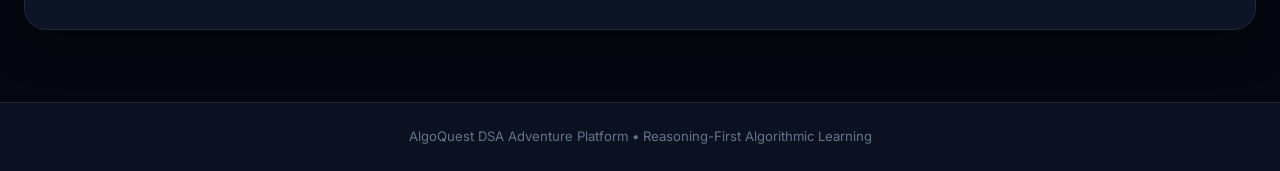
<file: frontend/progress.html>
<!DOCTYPE html>
<html lang="en">
<head>
  <meta charset="UTF-8">
  <meta name="viewport" content="width=device-width, initial-scale=1.0">
  <title>AlgoQuest - Progress & Learning Intelligence</title>
  <meta name="description" content="Track your algorithmic reasoning growth and connected coding platform streaks on AlgoQuest.">
  <link rel="stylesheet" href="CSS/global.css">
  <link rel="stylesheet" href="CSS/progress.css">
</head>
<body>

  <!-- Navigation Bar Header -->
  <nav class="navbar" id="navbar">
    <div class="nav-left">
      <button class="mobile-menu-toggle" id="mobile-menu-toggle" aria-label="Toggle Navigation Menu">☰</button>
      <a href="index.html" class="brand-logo">
        <div class="logo-icon">🧭</div>
        <div class="logo-text">
          <div class="brand-title-wrap">
            <span class="brand-title">AlgoQuest</span>
            <span class="brand-tag">DSA Adventure</span>
          </div>
          <span class="brand-subtitle">Learn to Think. Code to Solve.</span>
        </div>
      </a>
    </div>

    <div class="nav-center">
      <a href="index.html" class="nav-link">
        <span>🏠</span> Home
      </a>
      <a href="adventure.html" class="nav-link">
        <span>🧭</span> Adventure
      </a>
      <a href="arena.html" class="nav-link">
        <span>⚔️</span> Arena
      </a>
      <a href="progress.html" class="nav-link active">
        <span>📈</span> Progress
      </a>
      <a href="profile.html" class="nav-link">
        <span>👤</span> Profile
      </a>
    </div>

    <div class="nav-right">
      <button class="btn-theme-toggle" id="theme-toggle-btn" title="Toggle Day/Light &amp; Night/Dark Theme">🌙 Dark</button>
      <a href="thinking-trial.html" class="btn-thinking-trial">
        <span>✨</span> Thinking Trial
      </a>
      <div class="stat-pill streak">
        <span>🔥</span> 12d
      </div>
      <div class="stat-pill rating">
        <span>Ribbon</span> 1284 TR
      </div>
      <div class="nav-user-avatar">
        👨‍💻
      </div>
      <button class="btn-algobot-trigger" id="algobot-btn" title="Open AlgoBot AI Coach">
        🤖
      </button>
    </div>
  </nav>

  <!-- Main Wrapper -->
  <main class="main-wrapper">

    <!-- Top Header Banner -->
    <section class="progress-hero">
      <div>
        <div class="intel-badge">
          <span>✨</span> Overview &amp; Learning Intelligence
        </div>
        <h1 class="progress-user-title">Good Morning, Alex 👋</h1>
        <p class="progress-user-desc">
          Here is your real-time algorithmic reasoning and cross-platform growth summary.
        </p>
      </div>

      <div class="user-quick-stats">
        <div class="stat-box-card streak">
          <div class="box-label"><span>🔥</span> LEARNING STREAK</div>
          <div class="box-val">12 Days</div>
        </div>

        <div class="stat-box-card rating">
          <div class="box-label"><span>Ribbon</span> THINK RATING</div>
          <div class="box-val">1284 TR</div>
        </div>

        <div class="stat-box-card level">
          <div class="box-label"><span>⚡</span> LEVEL &amp; XP</div>
          <div class="box-val">Lv.8 &bull; 2500 XP</div>
        </div>
      </div>
    </section>

    <!-- Two-Column Intelligence Grid -->
    <div class="intel-grid">

      <!-- Left Column: Where am I & How am I doing -->
      <div class="intel-card">
        <div class="card-step-tag">1. WHERE AM I? (PRD §45)</div>
        
        <div class="where-title-wrap">
          <h2 class="region-title">Array Forest</h2>
          <span class="region-mastery-tag">82% Region Mastery</span>
        </div>
        
        <p class="region-subtext">Current Area: Maximum Valley &amp; Search Mist</p>

        <div style="margin-top: 2rem;">
          <div class="card-step-tag">2. HOW AM I DOING?</div>

          <div class="xp-progress-bar-wrap">
            <div class="xp-labels">
              <span>Level 8 Progress</span>
              <span style="color: var(--primary-cyan);">2500 / 3200 XP</span>
            </div>
            <div class="bar-bg">
              <div class="bar-fill" style="width: 78%;"></div>
            </div>
          </div>

          <div class="substats-row">
            <div class="mini-stat-card">
              <div class="mini-stat-label">Battle Record</div>
              <div class="mini-stat-val">17W - 8L</div>
            </div>

            <div class="mini-stat-card">
              <div class="mini-stat-label">Badges Unlocked</div>
              <div class="mini-stat-val" style="color: var(--accent-orange);">3 Badges</div>
            </div>
          </div>

          <a href="adventure.html" class="btn-explore-map">
            <span>🧭</span> Explore Array Forest Map
          </a>
        </div>
      </div>

      <!-- Right Column: Reasoning Competency Spectrum -->
      <div class="intel-card">
        <div class="card-step-tag">
          3. WHAT AM I WEAK AT? (PRD §45)
          <span class="benchmark-text">Benchmark: 70%</span>
        </div>

        <h2 style="font-family: var(--font-heading); font-size: 1.3rem; font-weight: 700; color: var(--text-main); margin-bottom: 1.25rem;">
          Reasoning Competency Spectrum
        </h2>

        <div class="competency-list">

          <!-- Item 1 -->
          <div>
            <div class="comp-item-header">
              <span>Understanding</span>
              <span style="color: var(--primary-cyan);">84%</span>
            </div>
            <div class="bar-bg">
              <div class="bar-fill comp-bar-fill cyan" style="width: 84%;"></div>
            </div>
          </div>

          <!-- Item 2 -->
          <div>
            <div class="comp-item-header">
              <span>Decomposition</span>
              <span style="color: var(--primary-cyan);">71%</span>
            </div>
            <div class="bar-bg">
              <div class="bar-fill comp-bar-fill cyan" style="width: 71%;"></div>
            </div>
          </div>

          <!-- Item 3 -->
          <div>
            <div class="comp-item-header">
              <span>Prediction</span>
              <span style="color: var(--accent-green);">88%</span>
            </div>
            <div class="bar-bg">
              <div class="bar-fill comp-bar-fill green" style="width: 88%;"></div>
            </div>
          </div>

          <!-- Item 4 (Needs Attention) -->
          <div>
            <div class="comp-item-header">
              <div class="comp-name-wrap">
                <span>Dry Run Accuracy</span>
                <span class="attention-badge">NEEDS ATTENTION</span>
              </div>
              <span style="color: var(--accent-red);">55%</span>
            </div>
            <div class="bar-bg">
              <div class="bar-fill comp-bar-fill red" style="width: 55%;"></div>
            </div>
          </div>

          <!-- Item 5 -->
          <div>
            <div class="comp-item-header">
              <span>Solving (Independent)</span>
              <span style="color: var(--accent-purple);">47%</span>
            </div>
            <div class="bar-bg">
              <div class="bar-fill comp-bar-fill purple" style="width: 47%;"></div>
            </div>
          </div>

        </div>
      </div>

    </div>

    <!-- Section 4: What Should I Do Next -->
    <section class="recommend-card">
      <div class="card-step-tag">4. WHAT SHOULD I DO NEXT? (PRD §45)</div>
      
      <div class="recommend-header">
        <div>
          <h2 class="recommend-title">Recommended Quest: The Lost Maximum</h2>
          <p class="recommend-logic">
            <strong>Recommendation Logic:</strong> Your dry-run accuracy (58%) is lower than your other reasoning skills. Complete guided execution tracing to strengthen loop invariant reasoning before advancing to two-pointer monograph.
          </p>
        </div>

        <div class="recommend-actions">
          <a href="thinking-trial.html" class="btn-start-rec">
            Start Recommended Quest &rarr;
          </a>
          <a href="arena.html" class="btn-arena-rec">
            ⚔️ Arena Duel
          </a>
        </div>
      </div>
    </section>

    <!-- Section 5: Connected Platforms Hub -->
    <section class="platforms-hub">
      <div class="card-step-tag">PILLAR 3 &bull; CODING PROGRESS HUB (PRD §42)</div>
      
      <div class="hub-top">
        <h2 class="hub-title">Connected Coding Platforms &amp; Consistency</h2>
        <span class="sync-badge">🟢 Connected &amp; Syncing</span>
      </div>

      <div class="platforms-grid">
        <!-- LeetCode -->
        <div class="platform-card lc">
          <div class="platform-name lc">
            <span>LeetCode</span>
            <span>🔥</span>
          </div>
          <div class="platform-days">15 <span>days</span></div>
          <div class="platform-solved">12 problems solved</div>
        </div>

        <!-- GeeksforGeeks -->
        <div class="platform-card gfg">
          <div class="platform-name gfg">
            <span>GeeksforGeeks</span>
            <span>🔥</span>
          </div>
          <div class="platform-days">8 <span>days</span></div>
          <div class="platform-solved">8 problems solved</div>
        </div>

        <!-- CodeChef -->
        <div class="platform-card cc">
          <div class="platform-name cc">
            <span>CodeChef</span>
            <span>🔥</span>
          </div>
          <div class="platform-days">6 <span>days</span></div>
          <div class="platform-solved">6 problems solved</div>
        </div>

        <!-- HackerRank -->
        <div class="platform-card hr">
          <div class="platform-name hr">
            <span>HackerRank</span>
            <span>🔥</span>
          </div>
          <div class="platform-days">3 <span>days</span></div>
          <div class="platform-solved">3 problems solved</div>
        </div>
      </div>

      <!-- Topic Distribution -->
      <div class="topic-distr-box">
        <div class="topic-distr-header">
          <span>Topic Distribution (32 Total Solved)</span>
          <span style="color: var(--text-muted);">Arrays: 27 &bull; Strings: 11 &bull; Linked List: 2</span>
        </div>
        <div class="multi-bar">
          <div class="segment cyan"></div>
          <div class="segment purple"></div>
          <div class="segment orange"></div>
        </div>
      </div>
    </section>

  </main>

  <!-- AlgoBot AI Coach Modal -->
  <div class="modal-overlay" id="algobot-modal">
    <div class="algobot-card">
      <div class="algobot-header">
        <div class="algobot-profile">
          <div class="algobot-icon">🤖</div>
          <div>
            <div class="algobot-title">
              AlgoBot AI Coach <span class="online-dot"></span>
            </div>
            <div class="algobot-context">Context: PROGRESS &amp; ANALYTICS</div>
          </div>
        </div>
        <button class="btn-close-modal" id="close-algobot">&times;</button>
      </div>

      <div class="algobot-hint-ladder">
        <span class="ladder-label">HINT LADDER: LEVEL 1/5</span>
        <div class="ladder-steps">
          <span class="ladder-pill active">L1</span>
          <span class="ladder-pill">L2</span>
          <span class="ladder-pill">L3</span>
          <span class="ladder-pill">L4</span>
          <span class="ladder-pill">L5</span>
        </div>
      </div>

      <div class="algobot-quick-actions">
        <button class="quick-btn">💡 Nudge Me</button>
        <button class="quick-btn">🩺 Diagnose Logic</button>
        <button class="quick-btn">📖 Explain Invariant</button>
      </div>

      <div class="algobot-chat-body">
        <div class="chat-bubble algobot">
          <p>I noticed your dry run accuracy is at 55%. I recommend practicing array execution tables in 'The Lost Maximum' quest!</p>
          <div class="chat-timestamp">AlgoBot • Just now</div>
        </div>
      </div>

      <div class="algobot-input-area">
        <input type="text" class="algobot-input" id="chat-input" placeholder="Ask AlgoBot how to improve dry run accuracy...">
        <button class="btn-send-chat" id="send-chat-btn">&rarr;</button>
      </div>
    </div>
  </div>

  <footer class="footer">
    AlgoQuest DSA Adventure Platform &bull; Reasoning-First Algorithmic Learning
  </footer>

  <script src="JS/main.js"></script>
</body>
</html>
</file>
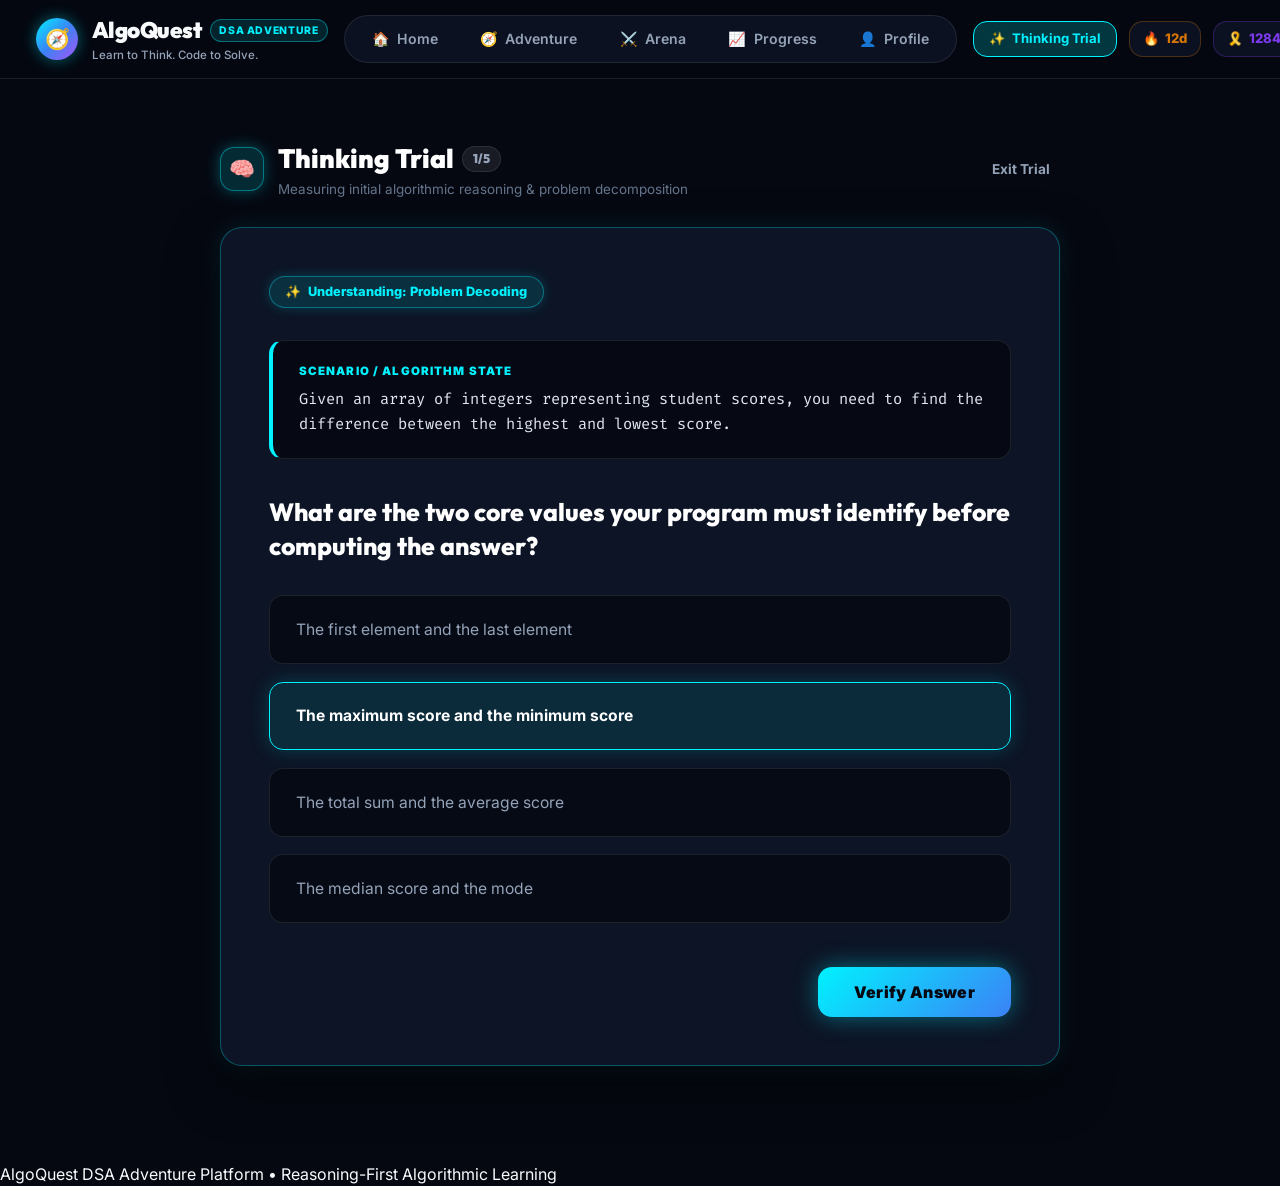
<file: frontend/thinking-trial.html>
<!DOCTYPE html>
<html lang="en">
<head>
  <meta charset="UTF-8">
  <meta name="viewport" content="width=device-width, initial-scale=1.0">
  <title>AlgoQuest - Thinking Trial Step 1/5</title>
  <meta name="description" content="Reasoning Diagnostic Trial on AlgoQuest. Practice problem decomposition and state prediction.">
  <link rel="stylesheet" href="CSS/global.css">
  <link rel="stylesheet" href="CSS/thinking-trial.css">
</head>
<body>

  <!-- Navigation Bar Header -->
  <nav class="navbar" id="navbar">
    <div class="nav-left">
      <button class="mobile-menu-toggle" id="mobile-menu-toggle" aria-label="Toggle Navigation Menu">☰</button>
      <a href="index.html" class="brand-logo">
        <div class="logo-icon">🧭</div>
        <div class="logo-text">
          <div class="brand-title-wrap">
            <span class="brand-title">AlgoQuest</span>
            <span class="brand-tag">DSA Adventure</span>
          </div>
          <span class="brand-subtitle">Learn to Think. Code to Solve.</span>
        </div>
      </a>
    </div>

    <div class="nav-center">
      <a href="index.html" class="nav-link">
        <span>🏠</span> Home
      </a>
      <a href="adventure.html" class="nav-link">
        <span>🧭</span> Adventure
      </a>
      <a href="arena.html" class="nav-link">
        <span>⚔️</span> Arena
      </a>
      <a href="progress.html" class="nav-link">
        <span>📈</span> Progress
      </a>
      <a href="profile.html" class="nav-link">
        <span>👤</span> Profile
      </a>
    </div>

    <div class="nav-right">
      <a href="thinking-trial.html" class="btn-thinking-trial" style="background: rgba(0, 242, 254, 0.2); border-color: var(--primary-cyan);">
        <span>✨</span> Thinking Trial
      </a>
      <div class="stat-pill streak">
        <span>🔥</span> 12d
      </div>
      <div class="stat-pill rating">
        <span>🎗️</span> 1284 TR
      </div>
      <div class="nav-user-avatar">
        👨‍💻
      </div>
      <button class="btn-algobot-trigger" id="algobot-btn" title="Open AlgoBot AI Coach">
        🤖
      </button>
    </div>
  </nav>

  <!-- Main Wrapper -->
  <main class="main-wrapper">

    <section class="trial-container">
      
      <!-- Top Header -->
      <div class="trial-top-header">
        <div class="trial-title-group">
          <div class="trial-icon-box">🧠</div>
          <div>
            <h1 class="trial-main-heading">
              Thinking Trial <span class="trial-step-badge">1/5</span>
            </h1>
            <div class="trial-sub-text">Measuring initial algorithmic reasoning &amp; problem decomposition</div>
          </div>
        </div>

        <a href="adventure.html" class="btn-exit-trial">Exit Trial</a>
      </div>

      <!-- Main Trial Card -->
      <div class="trial-card">
        
        <div class="trial-stage-tag">
          <span>✨</span> Understanding: Problem Decoding
        </div>

        <div class="scenario-box">
          <div class="scenario-label">SCENARIO / ALGORITHM STATE</div>
          <p class="scenario-text">
            Given an array of integers representing student scores, you need to find the difference between the highest and lowest score.
          </p>
        </div>

        <h2 class="trial-question-title">
          What are the two core values your program must identify before computing the answer?
        </h2>

        <div class="trial-options-list">
          <div class="trial-option-item">
            The first element and the last element
          </div>

          <div class="trial-option-item selected">
            The maximum score and the minimum score
          </div>

          <div class="trial-option-item">
            The total sum and the average score
          </div>

          <div class="trial-option-item">
            The median score and the mode
          </div>
        </div>

        <button class="btn-verify-answer" id="verify-btn">
          Verify Answer
        </button>
        <div style="clear: both;"></div>

      </div>

    </section>

  </main>

  <!-- AlgoBot AI Coach Modal -->
  <div class="modal-overlay" id="algobot-modal">
    <div class="algobot-card">
      <div class="algobot-header">
        <div class="algobot-profile">
          <div class="algobot-icon">🤖</div>
          <div>
            <div class="algobot-title">
              AlgoBot AI Coach <span class="online-dot"></span>
            </div>
            <div class="algobot-context">Context: UNDERSTAND</div>
          </div>
        </div>
        <button class="btn-close-modal" id="close-algobot">&times;</button>
      </div>

      <div class="algobot-hint-ladder">
        <span class="ladder-label">HINT LADDER: LEVEL 1/5</span>
        <div class="ladder-steps">
          <span class="ladder-pill active">L1</span>
          <span class="ladder-pill">L2</span>
          <span class="ladder-pill">L3</span>
          <span class="ladder-pill">L4</span>
          <span class="ladder-pill">L5</span>
        </div>
      </div>

      <div class="algobot-quick-actions">
        <button class="quick-btn">💡 Nudge Me</button>
        <button class="quick-btn">🩺 Diagnose Logic</button>
        <button class="quick-btn">📖 Explain Invariant</button>
      </div>

      <div class="algobot-chat-body">
        <div class="chat-bubble algobot">
          <p>Hey adventurer! In this problem, what defines the 'difference' formula? Difference = Max - Min.</p>
          <div class="chat-timestamp">AlgoBot • Just now</div>
        </div>
      </div>

      <div class="algobot-input-area">
        <input type="text" class="algobot-input" id="chat-input" placeholder="Ask AlgoBot about this step...">
        <button class="btn-send-chat" id="send-chat-btn">&rarr;</button>
      </div>
    </div>
  </div

  <footer class="footer">
    AlgoQuest DSA Adventure Platform &bull; Reasoning-First Algorithmic Learning
  </footer>

  <script src="JS/main.js"></script>
  <script src="JS/thinking-trial.js"></script>
</body>
</html>
</file>
<file: frontend/CSS/global.css>
/* AlgoQuest - Ultra-Fast 60fps Smooth CSS Stylesheet */
@import url('https://fonts.googleapis.com/css2?family=Inter:wght@300;400;500;600;700;800&family=Outfit:wght@400;500;600;700;800;900&family=Fira+Code:wght@400;500;600;700&display=swap');

:root {
  /* Dark Theme Tokens (Default) */
  --bg-dark: #050811;
  --bg-surface: #0b1120;
  --card-bg: rgba(15, 23, 42, 0.85);
  --card-border: rgba(255, 255, 255, 0.09);
  --card-border-glow: rgba(0, 242, 254, 0.4);
  
  --primary-cyan: #00f2fe;
  --primary-blue: #3b82f6;
  --accent-purple: #a855f7;
  --accent-magenta: #ec4899;
  --accent-orange: #f59e0b;
  --accent-green: #10b981;
  --accent-red: #f43f5e;
  
  --text-main: #f8fafc;
  --text-muted: #94a3b8;
  --text-subtle: #64748b;
  
  --font-main: 'Inter', -apple-system, BlinkMacSystemFont, sans-serif;
  --font-heading: 'Outfit', sans-serif;
  --font-code: 'Fira Code', monospace;
  
  --radius-sm: 8px;
  --radius-md: 14px;
  --radius-lg: 22px;
  --radius-full: 9999px;
  
  --glow-cyan: 0 0 15px rgba(0, 242, 254, 0.25);
  --glow-purple: 0 0 15px rgba(168, 85, 247, 0.25);
  --glow-amber: 0 0 15px rgba(245, 158, 11, 0.25);
  --shadow-card: 0 10px 30px rgba(0, 0, 0, 0.4);
}

/* Day / Light Mode Overrides */
body.light-mode {
  --bg-dark: #f8fafc;
  --bg-surface: #edf2f7;
  --card-bg: rgba(255, 255, 255, 0.95);
  --card-border: rgba(0, 0, 0, 0.08);
  --card-border-glow: rgba(2, 132, 199, 0.4);
  
  --primary-cyan: #0284c7;
  --primary-blue: #2563eb;
  --accent-purple: #7c3aed;
  --accent-magenta: #db2777;
  --accent-orange: #d97706;
  --accent-green: #059669;
  --accent-red: #e11d48;
  
  --text-main: #0f172a;
  --text-muted: #475569;
  --text-subtle: #64748b;
  
  --shadow-card: 0 10px 30px rgba(0, 0, 0, 0.06);
}

* {
  margin: 0;
  padding: 0;
  box-sizing: border-box;
}

html {
  scroll-behavior: smooth;
}

body {
  background-color: var(--bg-dark);
  color: var(--text-main);
  font-family: var(--font-main);
  line-height: 1.5;
  min-height: 100vh;
  display: flex;
  flex-direction: column;
  overflow-x: hidden;
  position: relative;
  /* Hardware Accelerated GPU Compositing */
  transform: translateZ(0);
}

a {
  color: inherit;
  text-decoration: none;
}

button {
  font-family: inherit;
  cursor: pointer;
  border: none;
  background: none;
}

/* GPU Accelerated Keyframe Animations (Only Transform & Opacity) */
@keyframes floatGlow {
  0%, 100% { transform: translateY(0px); }
  50% { transform: translateY(-5px); }
}

@keyframes pulseDot {
  0%, 100% { transform: scale(1); opacity: 1; }
  50% { transform: scale(1.2); opacity: 0.8; }
}

/* ==========================================================================
   NAVIGATION HEADER BAR (Optimized for Smooth Scroll)
   ========================================================================== */
.navbar {
  display: flex;
  align-items: center;
  justify-content: space-between;
  padding: 0.85rem 2.25rem;
  background: rgba(5, 8, 17, 0.95);
  border-bottom: 1px solid var(--card-border);
  position: sticky;
  top: 0;
  z-index: 100;
  gap: 1rem;
  transition: background 0.2s ease;
  will-change: transform;
}

body.light-mode .navbar {
  background: rgba(248, 250, 252, 0.95);
  border-bottom: 1px solid rgba(0, 0, 0, 0.08);
}

.nav-left {
  display: flex;
  align-items: center;
  gap: 0.85rem;
}

.brand-logo {
  display: flex;
  align-items: center;
  gap: 0.85rem;
  text-decoration: none;
}

.logo-icon {
  width: 42px;
  height: 42px;
  background: linear-gradient(135deg, #00f2fe 0%, #3b82f6 50%, #a855f7 100%);
  border-radius: 50%;
  display: flex;
  align-items: center;
  justify-content: center;
  color: #fff;
  font-size: 1.25rem;
  box-shadow: 0 0 15px rgba(0, 242, 254, 0.4);
  flex-shrink: 0;
  transition: transform 0.2s ease;
}

.brand-logo:hover .logo-icon {
  transform: scale(1.06);
}

.logo-text {
  display: flex;
  flex-direction: column;
}

.brand-title-wrap {
  display: flex;
  align-items: center;
  gap: 0.5rem;
}

.brand-title {
  font-family: var(--font-heading);
  font-size: 1.4rem;
  font-weight: 900;
  color: var(--text-main);
  letter-spacing: -0.02em;
}

.brand-tag {
  background: rgba(0, 242, 254, 0.12);
  color: var(--primary-cyan);
  border: 1px solid rgba(0, 242, 254, 0.35);
  font-size: 0.65rem;
  font-weight: 800;
  padding: 0.15rem 0.55rem;
  border-radius: var(--radius-full);
  text-transform: uppercase;
  letter-spacing: 0.06em;
  white-space: nowrap;
}

.brand-subtitle {
  font-size: 0.72rem;
  color: var(--text-muted);
  font-weight: 500;
}

/* Mobile Hamburger Toggle */
.mobile-menu-toggle {
  display: none;
  background: var(--bg-surface);
  border: 1px solid var(--card-border);
  color: var(--text-main);
  font-size: 1.3rem;
  width: 42px;
  height: 42px;
  border-radius: var(--radius-md);
  align-items: center;
  justify-content: center;
}

/* Nav Links */
.nav-center {
  display: flex;
  align-items: center;
  gap: 0.35rem;
  background: var(--bg-surface);
  padding: 0.3rem 0.5rem;
  border-radius: var(--radius-full);
  border: 1px solid var(--card-border);
}

.nav-link {
  display: flex;
  align-items: center;
  gap: 0.45rem;
  padding: 0.5rem 1.15rem;
  font-size: 0.88rem;
  font-weight: 600;
  color: var(--text-muted);
  border-radius: var(--radius-full);
  transition: color 0.2s ease, background 0.2s ease;
  white-space: nowrap;
}

.nav-link:hover {
  color: var(--text-main);
  background: rgba(0, 0, 0, 0.05);
}

.nav-link.active {
  background: rgba(0, 242, 254, 0.15);
  color: var(--primary-cyan);
  border: 1px solid rgba(0, 242, 254, 0.4);
  font-weight: 700;
}

body.light-mode .nav-link.active {
  background: #ffffff;
  color: #0284c7;
  border-color: rgba(2, 132, 199, 0.4);
}

/* Nav Right Actions */
.nav-right {
  display: flex;
  align-items: center;
  gap: 0.75rem;
}

.btn-theme-toggle {
  display: flex;
  align-items: center;
  gap: 0.35rem;
  background: var(--bg-surface);
  border: 1px solid var(--card-border);
  color: var(--text-main);
  padding: 0.45rem 0.85rem;
  border-radius: var(--radius-md);
  font-size: 0.82rem;
  font-weight: 700;
  transition: border-color 0.2s ease;
}

.btn-theme-toggle:hover {
  border-color: var(--primary-cyan);
}

.btn-thinking-trial {
  display: flex;
  align-items: center;
  gap: 0.45rem;
  background: rgba(0, 242, 254, 0.12);
  border: 1px solid rgba(0, 242, 254, 0.35);
  color: var(--primary-cyan);
  padding: 0.45rem 0.95rem;
  border-radius: var(--radius-md);
  font-size: 0.82rem;
  font-weight: 700;
  transition: background 0.2s ease;
  white-space: nowrap;
}

.btn-thinking-trial:hover {
  background: rgba(0, 242, 254, 0.22);
}

.stat-pill {
  display: flex;
  align-items: center;
  gap: 0.4rem;
  padding: 0.45rem 0.8rem;
  background: var(--bg-surface);
  border: 1px solid var(--card-border);
  border-radius: var(--radius-md);
  font-size: 0.82rem;
  font-weight: 800;
  white-space: nowrap;
}

.stat-pill.streak { color: #d97706; border-color: rgba(217, 119, 6, 0.3); }
.stat-pill.rating { color: #7c3aed; border-color: rgba(124, 58, 237, 0.3); }

.nav-user-avatar {
  width: 36px;
  height: 36px;
  background: var(--bg-surface);
  border-radius: 50%;
  display: flex;
  align-items: center;
  justify-content: center;
  font-size: 1rem;
  border: 1px solid var(--card-border);
  flex-shrink: 0;
}

.btn-algobot-trigger {
  width: 38px;
  height: 38px;
  background: linear-gradient(135deg, #00f2fe, #3b82f6, #a855f7);
  border-radius: 50%;
  display: flex;
  align-items: center;
  justify-content: center;
  color: #fff;
  font-size: 1.1rem;
  box-shadow: 0 0 15px rgba(0, 242, 254, 0.4);
  position: relative;
  flex-shrink: 0;
  transition: transform 0.2s ease;
}

.btn-algobot-trigger:hover {
  transform: scale(1.08);
}

.btn-algobot-trigger::after {
  content: '';
  position: absolute;
  top: -2px;
  right: -2px;
  width: 10px;
  height: 10px;
  background: #10b981;
  border-radius: 50%;
  border: 2px solid var(--bg-dark);
}

/* Main Container Layout */
.main-wrapper {
  flex: 1;
  max-width: 1320px;
  width: 100%;
  margin: 0 auto;
  padding: 2.25rem 1.5rem 4.5rem 1.5rem;
  position: relative;
  z-index: 1;
}

/* ==========================================================================
   ALGOBOT AI COACH MODAL
   ========================================================================== */
.modal-overlay {
  position: fixed;
  top: 0;
  left: 0;
  width: 100vw;
  height: 100vh;
  background: rgba(0, 0, 0, 0.7);
  display: flex;
  align-items: center;
  justify-content: center;
  z-index: 999;
  opacity: 0;
  pointer-events: none;
  transition: opacity 0.2s ease;
  padding: 1rem;
}

.modal-overlay.active {
  opacity: 1;
  pointer-events: auto;
}

.algobot-card {
  width: 460px;
  max-width: 100%;
  background: var(--bg-surface);
  border: 1px solid var(--card-border-glow);
  border-radius: var(--radius-lg);
  box-shadow: var(--shadow-card);
  overflow: hidden;
  display: flex;
  flex-direction: column;
}

.algobot-header {
  padding: 1.1rem 1.35rem;
  background: var(--bg-surface);
  border-bottom: 1px solid var(--card-border);
  display: flex;
  align-items: center;
  justify-content: space-between;
}

.algobot-profile {
  display: flex;
  align-items: center;
  gap: 0.75rem;
}

.algobot-icon {
  width: 38px;
  height: 38px;
  background: linear-gradient(135deg, #00f2fe, #a855f7);
  border-radius: var(--radius-md);
  display: flex;
  align-items: center;
  justify-content: center;
  font-size: 1.2rem;
  color: #fff;
}

.algobot-title {
  font-family: var(--font-heading);
  font-size: 1.05rem;
  font-weight: 800;
  display: flex;
  align-items: center;
  gap: 0.45rem;
  color: var(--text-main);
}

.online-dot {
  width: 8px;
  height: 8px;
  background: #10b981;
  border-radius: 50%;
}

.algobot-context {
  font-size: 0.72rem;
  color: var(--primary-cyan);
  font-weight: 700;
}

.btn-close-modal {
  color: var(--text-muted);
  font-size: 1.5rem;
  padding: 0.2rem;
}

.btn-close-modal:hover {
  color: var(--primary-cyan);
}

.algobot-hint-ladder {
  padding: 0.85rem 1.35rem;
  background: rgba(0, 0, 0, 0.05);
  border-bottom: 1px solid var(--card-border);
  display: flex;
  align-items: center;
  justify-content: space-between;
}

.ladder-label {
  font-size: 0.75rem;
  font-weight: 800;
  color: var(--text-muted);
}

.ladder-steps {
  display: flex;
  gap: 0.35rem;
}

.ladder-pill {
  padding: 0.18rem 0.5rem;
  border-radius: 4px;
  font-size: 0.7rem;
  font-weight: 800;
  background: rgba(0, 0, 0, 0.06);
  color: var(--text-muted);
}

.ladder-pill.active {
  background: var(--primary-cyan);
  color: #ffffff;
}

.algobot-quick-actions {
  display: flex;
  gap: 0.55rem;
  padding: 0.85rem 1.35rem;
  flex-wrap: wrap;
}

.quick-btn {
  flex: 1;
  min-width: 95px;
  padding: 0.5rem 0.6rem;
  border-radius: var(--radius-md);
  font-size: 0.76rem;
  font-weight: 700;
  background: rgba(0, 0, 0, 0.04);
  border: 1px solid var(--card-border);
  color: var(--text-main);
  display: flex;
  align-items: center;
  justify-content: center;
  gap: 0.35rem;
  transition: border-color 0.2s ease;
}

.quick-btn:hover {
  border-color: var(--primary-cyan);
  color: var(--primary-cyan);
}

.algobot-chat-body {
  padding: 1.35rem;
  min-height: 190px;
  max-height: 270px;
  overflow-y: auto;
  display: flex;
  flex-direction: column;
  gap: 0.85rem;
}

.chat-bubble {
  background: rgba(0, 0, 0, 0.04);
  border: 1px solid var(--card-border);
  padding: 0.95rem 1.1rem;
  border-radius: var(--radius-md);
  font-size: 0.86rem;
  line-height: 1.5;
  color: var(--text-main);
}

.chat-timestamp {
  font-size: 0.68rem;
  color: var(--text-subtle);
  margin-top: 0.4rem;
}

.algobot-input-area {
  padding: 0.95rem 1.35rem;
  background: rgba(0, 0, 0, 0.04);
  border-top: 1px solid var(--card-border);
  display: flex;
  gap: 0.6rem;
}

.algobot-input {
  flex: 1;
  background: var(--bg-dark);
  border: 1px solid var(--card-border);
  border-radius: var(--radius-md);
  padding: 0.6rem 0.95rem;
  color: var(--text-main);
  font-size: 0.85rem;
  outline: none;
}

.algobot-input:focus {
  border-color: var(--primary-cyan);
}

.btn-send-chat {
  width: 38px;
  height: 38px;
  background: var(--primary-cyan);
  border-radius: var(--radius-md);
  color: #ffffff;
  display: flex;
  align-items: center;
  justify-content: center;
  font-weight: bold;
}

/* Footer */
.footer {
  text-align: center;
  padding: 1.5rem;
  font-size: 0.82rem;
  color: var(--text-subtle);
  border-top: 1px solid var(--card-border);
  margin-top: auto;
  background: var(--bg-surface);
}

/* Responsive Breakpoints */
@media (max-width: 1024px) {
  .navbar { padding: 0.85rem 1.35rem; }
  .nav-link { padding: 0.5rem 0.9rem; font-size: 0.85rem; }
  .main-wrapper { padding: 1.75rem 1.1rem 3.5rem 1.1rem; }
}

@media (max-width: 840px) {
  .mobile-menu-toggle { display: flex; }
  
  .nav-center {
    position: absolute;
    top: 100%;
    left: 0;
    width: 100%;
    background: var(--bg-dark);
    border-radius: 0 0 var(--radius-md) var(--radius-md);
    border: none;
    border-bottom: 1px solid var(--card-border);
    flex-direction: column;
    padding: 1.1rem;
    gap: 0.6rem;
    max-height: 0;
    overflow: hidden;
    opacity: 0;
    pointer-events: none;
  }
  
  .nav-center.open {
    max-height: 340px;
    opacity: 1;
    pointer-events: auto;
  }
  
  .nav-link {
    width: 100%;
    justify-content: flex-start;
    padding: 0.75rem 1.35rem;
    font-size: 0.98rem;
  }

  .brand-subtitle { display: none; }
  .stat-pill.rating { display: none; }
}

@media (max-width: 540px) {
  .navbar { padding: 0.75rem 0.95rem; }
  .brand-title { font-size: 1.2rem; }
  .brand-tag { font-size: 0.6rem; padding: 0.1rem 0.4rem; }
  .btn-thinking-trial { padding: 0.4rem 0.7rem; font-size: 0.78rem; }
  .btn-thinking-trial span { display: none; }
  .stat-pill.streak { font-size: 0.78rem; padding: 0.4rem 0.6rem; }
}
</file>
<file: frontend/CSS/home.css>
/* AlgoQuest - Ultra-Fast 60fps Home Page Stylesheet */

/* Hero Banner Container */
.hero-card {
  background: var(--card-bg);
  border: 1px solid var(--card-border);
  border-radius: var(--radius-lg);
  padding: clamp(2.25rem, 5vw, 3.5rem);
  margin-bottom: 3.5rem;
  box-shadow: var(--shadow-card);
  position: relative;
  overflow: hidden;
}

.hero-pill {
  display: inline-flex;
  align-items: center;
  gap: 0.5rem;
  background: rgba(0, 242, 254, 0.12);
  border: 1px solid rgba(0, 242, 254, 0.35);
  color: var(--primary-cyan);
  font-size: clamp(0.75rem, 1.5vw, 0.85rem);
  font-weight: 700;
  padding: 0.45rem 1.1rem;
  border-radius: var(--radius-full);
  margin-bottom: 1.75rem;
  letter-spacing: 0.03em;
}

.hero-title {
  font-family: var(--font-heading);
  font-size: clamp(2.4rem, 6vw, 4rem);
  font-weight: 900;
  line-height: 1.1;
  color: var(--text-main);
  letter-spacing: -0.03em;
  margin-bottom: 1.35rem;
}

.hero-title-gradient {
  background: linear-gradient(135deg, #00f2fe 0%, #a855f7 50%, #ec4899 100%);
  -webkit-background-clip: text;
  -webkit-text-fill-color: transparent;
}

body.light-mode .hero-title-gradient {
  background: linear-gradient(135deg, #0284c7 0%, #7c3aed 50%, #db2777 100%);
  -webkit-background-clip: text;
  -webkit-text-fill-color: transparent;
}

.hero-description {
  font-size: clamp(0.98rem, 2vw, 1.15rem);
  color: var(--text-muted);
  max-width: 820px;
  line-height: 1.65;
  margin-bottom: 2.25rem;
}

.hero-description strong {
  color: var(--primary-cyan);
  font-weight: 700;
}

/* Callout Box */
.hero-callout {
  background: var(--bg-surface);
  border: 1px solid var(--card-border);
  border-left: 4px solid var(--primary-cyan);
  border-radius: var(--radius-md);
  padding: 1.5rem 1.75rem;
  max-width: 640px;
  margin-bottom: 2.5rem;
}

.callout-tag {
  font-size: 0.72rem;
  font-weight: 800;
  color: var(--primary-cyan);
  letter-spacing: 0.1em;
  text-transform: uppercase;
  margin-bottom: 0.5rem;
  display: flex;
  align-items: center;
  gap: 0.4rem;
}

.callout-text {
  font-size: 0.98rem;
  color: var(--text-main);
  line-height: 1.55;
}

.callout-text span {
  font-style: italic;
  color: var(--text-muted);
}

.callout-highlight {
  color: var(--primary-cyan);
  font-weight: 700;
  font-style: italic;
}

/* Hero Actions */
.hero-actions {
  display: flex;
  align-items: center;
  gap: 1.1rem;
  flex-wrap: wrap;
}

.btn-primary-action {
  display: inline-flex;
  align-items: center;
  justify-content: center;
  gap: 0.6rem;
  background: linear-gradient(135deg, #00f2fe 0%, #3b82f6 50%, #a855f7 100%);
  color: #050811;
  font-weight: 800;
  font-size: 1.02rem;
  padding: 0.95rem 2.2rem;
  border-radius: var(--radius-md);
  box-shadow: 0 4px 15px rgba(0, 242, 254, 0.3);
  transition: transform 0.2s ease, box-shadow 0.2s ease;
  letter-spacing: 0.02em;
}

.btn-primary-action:hover {
  transform: translateY(-2px);
  box-shadow: 0 8px 25px rgba(0, 242, 254, 0.45);
}

.btn-secondary-action {
  display: inline-flex;
  align-items: center;
  justify-content: center;
  gap: 0.55rem;
  background: var(--bg-surface);
  border: 1px solid var(--card-border);
  color: var(--text-main);
  font-weight: 700;
  font-size: 0.98rem;
  padding: 0.95rem 1.8rem;
  border-radius: var(--radius-md);
  transition: transform 0.2s ease, border-color 0.2s ease;
}

.btn-secondary-action:hover {
  border-color: var(--primary-cyan);
  color: var(--primary-cyan);
  transform: translateY(-2px);
}

/* Live Stats Ticker Bar */
.hero-stats-ticker {
  margin-top: 2.75rem;
  padding-top: 1.75rem;
  border-top: 1px solid var(--card-border);
  display: flex;
  align-items: center;
  gap: 2.5rem;
  flex-wrap: wrap;
}

.ticker-item {
  display: flex;
  align-items: center;
  gap: 0.75rem;
}

.ticker-icon {
  font-size: 1.4rem;
}

.ticker-val {
  font-family: var(--font-heading);
  font-size: 1.2rem;
  font-weight: 800;
  color: var(--text-main);
}

.ticker-lbl {
  font-size: 0.75rem;
  color: var(--text-muted);
}

/* Section Header */
.section-header {
  text-align: center;
  margin-bottom: 2.75rem;
  padding: 0 1rem;
}

.section-title {
  font-family: var(--font-heading);
  font-size: clamp(1.8rem, 4.5vw, 2.5rem);
  font-weight: 900;
  color: var(--text-main);
  letter-spacing: -0.02em;
  margin-bottom: 0.6rem;
}

.section-subtitle {
  font-size: clamp(0.92rem, 1.8vw, 1.05rem);
  color: var(--text-muted);
}

/* 6-Step Sequence Grid */
.sequence-grid {
  display: grid;
  grid-template-columns: repeat(3, 1fr);
  gap: 1.5rem;
  margin-bottom: 4.5rem;
}

.sequence-card {
  background: var(--card-bg);
  border: 1px solid var(--card-border);
  border-radius: var(--radius-lg);
  padding: 2rem 1.75rem;
  transition: transform 0.2s ease, border-color 0.2s ease;
  position: relative;
  overflow: hidden;
  box-shadow: var(--shadow-card);
}

/* Watermark Number in Card Background */
.sequence-card::after {
  content: attr(data-step);
  position: absolute;
  bottom: -15px;
  right: 15px;
  font-family: var(--font-heading);
  font-size: 4.5rem;
  font-weight: 900;
  color: rgba(0, 0, 0, 0.05);
  pointer-events: none;
}

body.light-mode .sequence-card::after {
  color: rgba(0, 0, 0, 0.04);
}

.sequence-card:hover {
  border-color: var(--primary-cyan);
  transform: translateY(-4px);
}

.step-icon-wrap {
  width: 50px;
  height: 50px;
  border-radius: var(--radius-md);
  display: flex;
  align-items: center;
  justify-content: center;
  font-size: 1.4rem;
  margin-bottom: 1.35rem;
}

.step-icon-wrap.cyan { background: rgba(0, 242, 254, 0.15); color: var(--primary-cyan); }
.step-icon-wrap.teal { background: rgba(16, 185, 129, 0.15); color: #10b981; }
.step-icon-wrap.orange { background: rgba(245, 158, 11, 0.15); color: #f59e0b; }
.step-icon-wrap.purple { background: rgba(168, 85, 247, 0.15); color: #a855f7; }
.step-icon-wrap.pink { background: rgba(236, 72, 153, 0.15); color: #ec4899; }
.step-icon-wrap.blue { background: rgba(59, 130, 246, 0.15); color: #3b82f6; }

.step-name {
  font-family: var(--font-heading);
  font-size: 1.3rem;
  font-weight: 800;
  color: var(--text-main);
  margin-bottom: 0.55rem;
}

.step-desc {
  font-size: 0.9rem;
  color: var(--text-muted);
  line-height: 1.55;
}

/* 3 Pillars Grid */
.pillars-grid {
  display: grid;
  grid-template-columns: repeat(3, 1fr);
  gap: 1.5rem;
}

.pillar-card {
  background: var(--card-bg);
  border: 1px solid var(--card-border);
  border-radius: var(--radius-lg);
  padding: 2rem 1.75rem;
  display: flex;
  flex-direction: column;
  justify-content: space-between;
  transition: transform 0.2s ease, border-color 0.2s ease;
  box-shadow: var(--shadow-card);
  position: relative;
  overflow: hidden;
}

.pillar-card::before {
  content: '';
  position: absolute;
  top: 0;
  left: 0;
  width: 100%;
  height: 4px;
}

.pillar-card.p1::before { background: linear-gradient(90deg, #00f2fe, #3b82f6); }
.pillar-card.p2::before { background: linear-gradient(90deg, #a855f7, #ec4899); }
.pillar-card.p3::before { background: linear-gradient(90deg, #10b981, #00f2fe); }

.pillar-card:hover {
  border-color: var(--primary-cyan);
  transform: translateY(-4px);
}

.pillar-top {
  display: flex;
  align-items: center;
  justify-content: space-between;
  margin-bottom: 1.25rem;
}

.pillar-tag {
  font-size: 0.72rem;
  font-weight: 900;
  letter-spacing: 0.08em;
  text-transform: uppercase;
}

.pillar-tag.cyan { color: var(--primary-cyan); }
.pillar-tag.purple { color: #a855f7; }
.pillar-tag.green { color: #10b981; }

.pillar-icon {
  font-size: 1.3rem;
  color: var(--text-muted);
}

.pillar-title {
  font-family: var(--font-heading);
  font-size: 1.45rem;
  font-weight: 800;
  color: var(--text-main);
  margin-bottom: 0.7rem;
}

.pillar-desc {
  font-size: 0.9rem;
  color: var(--text-muted);
  line-height: 1.6;
  margin-bottom: 1.75rem;
}

.pillar-link {
  display: inline-flex;
  align-items: center;
  gap: 0.45rem;
  font-size: 0.9rem;
  font-weight: 700;
  color: var(--primary-cyan);
  transition: gap 0.2s ease;
}

.pillar-link:hover {
  gap: 0.75rem;
}

/* Responsive Breakpoints */
@media (max-width: 992px) {
  .sequence-grid { grid-template-columns: repeat(2, 1fr); }
  .pillars-grid { grid-template-columns: 1fr; }
}

@media (max-width: 640px) {
  .sequence-grid { grid-template-columns: 1fr; }
  .hero-actions { flex-direction: column; align-items: stretch; }
  .btn-primary-action, .btn-secondary-action { width: 100%; }
  .hero-stats-ticker { gap: 1.25rem; }
}
</file>
<file: frontend/CSS/adventure.css>
/* AlgoQuest - Ultra-Fast 60fps Adventure Page Stylesheet */

/* Top World Banner */
.world-banner {
  background: var(--card-bg);
  border: 1px solid var(--card-border);
  border-radius: var(--radius-lg);
  padding: clamp(1.75rem, 4vw, 2.5rem);
  margin-bottom: 2.25rem;
  display: flex;
  align-items: center;
  justify-content: space-between;
  gap: 1.75rem;
  box-shadow: var(--shadow-card);
  position: relative;
  overflow: hidden;
}

.world-banner::after {
  content: '';
  position: absolute;
  top: 0;
  left: 0;
  width: 100%;
  height: 3px;
  background: linear-gradient(90deg, #00f2fe, #3b82f6, #a855f7);
}

.world-badge-group {
  display: flex;
  align-items: center;
  gap: 0.65rem;
  margin-bottom: 0.85rem;
  flex-wrap: wrap;
}

.world-pill {
  font-size: 0.78rem;
  font-weight: 800;
  color: var(--primary-cyan);
  background: rgba(0, 242, 254, 0.12);
  border: 1px solid rgba(0, 242, 254, 0.35);
  padding: 0.25rem 0.75rem;
  border-radius: var(--radius-full);
}

.world-tech-pill {
  font-size: 0.78rem;
  font-weight: 600;
  color: var(--text-muted);
  background: var(--bg-surface);
  border: 1px solid var(--card-border);
  padding: 0.25rem 0.75rem;
  border-radius: var(--radius-full);
}

.world-title {
  font-family: var(--font-heading);
  font-size: clamp(2rem, 4.5vw, 2.8rem);
  font-weight: 900;
  color: var(--text-main);
  margin-bottom: 0.5rem;
}

.world-desc {
  font-size: clamp(0.9rem, 1.8vw, 1rem);
  color: var(--text-muted);
  max-width: 680px;
  line-height: 1.6;
}

.world-stats-box {
  background: var(--bg-surface);
  border: 1px solid var(--card-border);
  border-radius: var(--radius-md);
  padding: 1.35rem 2rem;
  display: flex;
  align-items: center;
  gap: 2.25rem;
  flex-shrink: 0;
}

.stat-item {
  text-align: center;
}

.stat-number {
  font-family: var(--font-heading);
  font-size: 1.8rem;
  font-weight: 900;
  color: var(--primary-cyan);
}

.stat-label {
  font-size: 0.7rem;
  font-weight: 800;
  color: var(--text-subtle);
  letter-spacing: 0.08em;
  text-transform: uppercase;
}

.stat-divider {
  width: 1px;
  height: 44px;
  background: var(--card-border);
}

/* Two-Column Layout */
.adventure-grid {
  display: grid;
  grid-template-columns: 1fr 440px;
  gap: 1.75rem;
}

/* Map Column */
.map-container {
  background: var(--card-bg);
  border: 1px solid var(--card-border);
  border-radius: var(--radius-lg);
  padding: clamp(1.25rem, 3vw, 1.75rem);
  display: flex;
  flex-direction: column;
  box-shadow: var(--shadow-card);
}

.map-header {
  display: flex;
  align-items: center;
  justify-content: space-between;
  margin-bottom: 1.35rem;
  flex-wrap: wrap;
  gap: 0.75rem;
}

.map-title {
  font-family: var(--font-heading);
  font-size: 1.35rem;
  font-weight: 800;
  color: var(--text-main);
  display: flex;
  align-items: center;
  gap: 0.5rem;
}

.tag-main {
  font-size: 0.68rem;
  background: rgba(59, 130, 246, 0.18);
  color: var(--primary-blue);
  border: 1px solid rgba(59, 130, 246, 0.35);
  padding: 0.18rem 0.6rem;
  border-radius: var(--radius-full);
  font-weight: 800;
}

.map-view-toggle {
  display: flex;
  background: var(--bg-surface);
  border: 1px solid var(--card-border);
  border-radius: var(--radius-full);
  padding: 0.25rem;
}

.toggle-btn {
  padding: 0.4rem 0.95rem;
  font-size: 0.8rem;
  font-weight: 700;
  color: var(--text-muted);
  border-radius: var(--radius-full);
  transition: color 0.2s ease, background 0.2s ease;
}

.toggle-btn.active {
  background: var(--primary-cyan);
  color: #ffffff;
}

.map-legend {
  display: flex;
  align-items: center;
  gap: 1.5rem;
  margin-bottom: 1.5rem;
  font-size: 0.78rem;
  font-weight: 600;
  color: var(--text-muted);
  flex-wrap: wrap;
}

.legend-item {
  display: flex;
  align-items: center;
  gap: 0.45rem;
}

.dot {
  width: 9px;
  height: 9px;
  border-radius: 50%;
}
.dot.cleared { background: #10b981; }
.dot.active { background: #00f2fe; }
.dot.boss { background: #f59e0b; }

/* Interactive Quest Map Area */
.map-viewport {
  position: relative;
  min-height: 520px;
  background: var(--bg-surface);
  border: 1px solid var(--card-border);
  border-radius: var(--radius-md);
  padding: 2.25rem 1rem;
  display: flex;
  flex-direction: column;
  align-items: center;
  justify-content: space-between;
  overflow: hidden;
  gap: 1.25rem;
}

/* SVG Winding Path Background */
.path-svg {
  position: absolute;
  top: 0;
  left: 0;
  width: 100%;
  height: 100%;
  pointer-events: none;
  z-index: 1;
}

.path-line {
  stroke: rgba(0, 242, 254, 0.35);
  stroke-width: 3;
  stroke-dasharray: 6 6;
}

.quest-node {
  position: relative;
  z-index: 2;
  background: var(--card-bg);
  border: 1px solid var(--card-border);
  border-radius: var(--radius-md);
  padding: 0.95rem 1.35rem;
  width: 300px;
  max-width: 100%;
  cursor: pointer;
  transition: transform 0.2s ease, border-color 0.2s ease;
  display: flex;
  align-items: center;
  gap: 0.95rem;
  box-shadow: 0 4px 15px rgba(0, 0, 0, 0.2);
}

.quest-node:hover {
  transform: translateY(-2px);
  border-color: var(--primary-cyan);
}

.quest-node.cleared {
  border-color: rgba(16, 185, 129, 0.5);
}

.quest-node.active-quest {
  border-color: var(--primary-cyan);
  box-shadow: 0 0 15px rgba(0, 242, 254, 0.3);
}

.quest-node.boss-node {
  border-color: rgba(245, 158, 11, 0.6);
  background: rgba(245, 158, 11, 0.08);
}

.you-are-here-badge {
  position: absolute;
  top: -15px;
  left: 50%;
  transform: translateX(-50%);
  background: var(--primary-cyan);
  color: #ffffff;
  font-size: 0.68rem;
  font-weight: 900;
  padding: 0.18rem 0.7rem;
  border-radius: var(--radius-full);
  white-space: nowrap;
  letter-spacing: 0.04em;
}

.node-num {
  width: 40px;
  height: 40px;
  border-radius: var(--radius-sm);
  background: var(--bg-surface);
  border: 1px solid var(--card-border);
  display: flex;
  align-items: center;
  justify-content: center;
  font-family: var(--font-heading);
  font-weight: 800;
  font-size: 1rem;
  color: var(--text-muted);
  flex-shrink: 0;
}

.quest-node.cleared .node-num { background: rgba(16, 185, 129, 0.18); color: #10b981; }
.quest-node.active-quest .node-num { background: rgba(0, 242, 254, 0.18); color: var(--primary-cyan); }
.quest-node.boss-node .node-num { background: rgba(245, 158, 11, 0.25); color: #f59e0b; font-size: 1.25rem; }

.node-info {
  flex: 1;
}

.node-location {
  font-size: 0.68rem;
  font-weight: 800;
  color: var(--text-subtle);
  letter-spacing: 0.05em;
  text-transform: uppercase;
}

.node-title {
  font-family: var(--font-heading);
  font-size: 1rem;
  font-weight: 800;
  color: var(--text-main);
}

.node-meta {
  display: flex;
  align-items: center;
  gap: 0.5rem;
  margin-top: 0.25rem;
  font-size: 0.72rem;
}

.diff-tag {
  color: var(--primary-cyan);
  font-weight: 700;
}

.xp-tag {
  color: var(--text-muted);
}

/* Map Footer Status Bar */
.map-status-bar {
  margin-top: 1.35rem;
  background: var(--bg-surface);
  border: 1px solid var(--card-border);
  border-radius: var(--radius-md);
  padding: 0.85rem 1.15rem;
  display: flex;
  align-items: center;
  justify-content: space-between;
  font-size: 0.85rem;
  flex-wrap: wrap;
  gap: 0.5rem;
}

.status-selected {
  color: var(--text-muted);
}

.status-selected strong {
  color: var(--text-main);
}

.btn-launch-sm {
  background: var(--primary-cyan);
  color: #ffffff;
  font-weight: 800;
  padding: 0.4rem 1rem;
  border-radius: var(--radius-sm);
  font-size: 0.8rem;
}

/* Right Detail Column */
.quest-detail-panel {
  background: var(--card-bg);
  border: 1px solid var(--card-border);
  border-radius: var(--radius-lg);
  padding: clamp(1.5rem, 3vw, 2rem);
  display: flex;
  flex-direction: column;
  box-shadow: var(--shadow-card);
}

.panel-path-header {
  display: flex;
  align-items: center;
  justify-content: space-between;
  margin-bottom: 0.85rem;
}

.path-name {
  font-size: 0.75rem;
  font-weight: 900;
  color: var(--primary-cyan);
  letter-spacing: 0.08em;
}

.panel-xp-badge {
  background: rgba(0, 242, 254, 0.12);
  color: var(--primary-cyan);
  border: 1px solid rgba(0, 242, 254, 0.35);
  font-size: 0.75rem;
  font-weight: 800;
  padding: 0.18rem 0.6rem;
  border-radius: var(--radius-full);
}

.panel-quest-title {
  font-family: var(--font-heading);
  font-size: clamp(1.5rem, 3vw, 1.95rem);
  font-weight: 900;
  color: var(--text-main);
  margin-bottom: 0.95rem;
}

.panel-quest-desc {
  font-size: 0.92rem;
  color: var(--text-muted);
  line-height: 1.6;
  margin-bottom: 1.85rem;
}

.stages-heading {
  font-size: 0.75rem;
  font-weight: 800;
  color: var(--text-muted);
  letter-spacing: 0.06em;
  text-transform: uppercase;
  margin-bottom: 0.95rem;
  display: flex;
  align-items: center;
  gap: 0.45rem;
}

.stages-grid {
  display: grid;
  grid-template-columns: repeat(2, 1fr);
  gap: 0.65rem;
  margin-bottom: 1.85rem;
}

.stage-pill-item {
  background: rgba(0, 0, 0, 0.04);
  border: 1px solid var(--card-border);
  padding: 0.65rem 0.85rem;
  border-radius: var(--radius-md);
  font-size: 0.82rem;
  font-weight: 600;
  color: var(--text-main);
  display: flex;
  align-items: center;
  gap: 0.45rem;
}

.stage-dot {
  width: 7px;
  height: 7px;
  border-radius: 50%;
  flex-shrink: 0;
}
.stage-dot.s1 { background: #00f2fe; }
.stage-dot.s2 { background: #10b981; }
.stage-dot.s3 { background: #f59e0b; }
.stage-dot.s4 { background: #a855f7; }
.stage-dot.s5 { background: #ec4899; }
.stage-dot.s6 { background: #3b82f6; }

.skill-boost-box {
  background: var(--bg-surface);
  border: 1px solid var(--card-border);
  border-radius: var(--radius-md);
  padding: 1.15rem 1.35rem;
  margin-bottom: 2.25rem;
}

.skill-boost-label {
  font-size: 0.72rem;
  font-weight: 800;
  color: var(--text-subtle);
  letter-spacing: 0.06em;
  margin-bottom: 0.4rem;
}

.skill-boost-content {
  display: flex;
  align-items: center;
  justify-content: space-between;
  font-size: 0.95rem;
}

.boost-stat {
  color: var(--primary-cyan);
  font-weight: 700;
}

.boost-val {
  color: #10b981;
  font-weight: 800;
}

.btn-launch-quest {
  width: 100%;
  padding: 1rem;
  background: linear-gradient(135deg, #00f2fe 0%, #3b82f6 50%, #a855f7 100%);
  color: #ffffff;
  font-weight: 900;
  font-size: 1.02rem;
  border-radius: var(--radius-md);
  box-shadow: 0 4px 15px rgba(0, 242, 254, 0.3);
  display: flex;
  align-items: center;
  justify-content: center;
  gap: 0.6rem;
  transition: transform 0.2s ease;
  letter-spacing: 0.02em;
}

.btn-launch-quest:hover {
  transform: translateY(-2px);
}

/* Responsive Media Queries */
@media (max-width: 1024px) {
  .adventure-grid { grid-template-columns: 1fr; }
  .world-banner { flex-direction: column; align-items: flex-start; }
}

@media (max-width: 600px) {
  .quest-node {
    margin-left: 0 !important;
    margin-right: 0 !important;
    width: 100%;
  }
  .stages-grid {
    grid-template-columns: 1fr;
  }
}
</file>
<file: frontend/CSS/arena.css>
/* AlgoQuest - High-Impact Arena Page Stylesheet */

/* Intro Container */
.arena-container {
  max-width: 920px;
  margin: 1.5rem auto;
  background: linear-gradient(145deg, rgba(11, 17, 32, 0.95), rgba(15, 23, 42, 0.85));
  border: 1px solid rgba(168, 85, 247, 0.4);
  border-radius: var(--radius-lg);
  padding: clamp(2rem, 5vw, 4rem);
  text-align: center;
  box-shadow: 0 25px 60px rgba(0, 0, 0, 0.6), 0 0 35px rgba(168, 85, 247, 0.2);
  position: relative;
  overflow: hidden;
}

.arena-container::before {
  content: '';
  position: absolute;
  top: -30%;
  left: 50%;
  transform: translateX(-50%);
  width: 500px;
  height: 500px;
  background: radial-gradient(circle, rgba(168, 85, 247, 0.15) 0%, transparent 70%);
  pointer-events: none;
}

.arena-header-icon {
  width: 72px;
  height: 72px;
  background: rgba(168, 85, 247, 0.18);
  border: 1px solid rgba(168, 85, 247, 0.5);
  border-radius: var(--radius-md);
  color: #c084fc;
  font-size: 2.25rem;
  display: flex;
  align-items: center;
  justify-content: center;
  margin: 0 auto 1.5rem auto;
  box-shadow: 0 0 25px rgba(168, 85, 247, 0.35);
  animation: floatGlow 3s infinite ease-in-out;
}

.arena-pillar-tag {
  font-size: 0.76rem;
  font-weight: 900;
  color: #c084fc;
  letter-spacing: 0.1em;
  text-transform: uppercase;
  margin-bottom: 0.6rem;
}

.arena-main-title {
  font-family: var(--font-heading);
  font-size: clamp(2.2rem, 5vw, 3.2rem);
  font-weight: 900;
  color: #ffffff;
  margin-bottom: 1rem;
  text-shadow: 0 0 20px rgba(168, 85, 247, 0.3);
}

.arena-main-desc {
  font-size: clamp(0.95rem, 1.8vw, 1.05rem);
  color: var(--text-muted);
  max-width: 660px;
  margin: 0 auto 2.75rem auto;
  line-height: 1.65;
}

/* VS Match Card */
.vs-match-card {
  background: rgba(5, 8, 17, 0.8);
  border: 1px solid var(--card-border);
  border-radius: var(--radius-md);
  padding: clamp(1.5rem, 3vw, 2.25rem) clamp(1.75rem, 4vw, 3.5rem);
  display: flex;
  align-items: center;
  justify-content: space-between;
  max-width: 640px;
  margin: 0 auto 2.75rem auto;
  gap: 1.25rem;
  box-shadow: 0 15px 35px rgba(0, 0, 0, 0.4);
}

.player-profile {
  display: flex;
  flex-direction: column;
  align-items: center;
  gap: 0.6rem;
}

.player-avatar {
  width: 68px;
  height: 68px;
  border-radius: var(--radius-md);
  display: flex;
  align-items: center;
  justify-content: center;
  font-size: 2rem;
  background: var(--bg-surface);
  border: 1px solid var(--card-border);
  box-shadow: 0 0 15px rgba(0, 0, 0, 0.4);
}

.player-avatar.alex {
  background: rgba(0, 242, 254, 0.12);
  border-color: rgba(0, 242, 254, 0.45);
  box-shadow: 0 0 20px rgba(0, 242, 254, 0.25);
}

.player-avatar.algobot {
  background: rgba(168, 85, 247, 0.12);
  border-color: rgba(168, 85, 247, 0.45);
  box-shadow: 0 0 20px rgba(168, 85, 247, 0.25);
}

.player-name {
  font-family: var(--font-heading);
  font-size: 1.15rem;
  font-weight: 800;
  color: #fff;
}

.player-stat {
  font-size: 0.8rem;
  color: var(--primary-cyan);
  font-weight: 700;
}

.player-substat {
  font-size: 0.72rem;
  color: var(--text-subtle);
}

.vs-badge-wrap {
  display: flex;
  flex-direction: column;
  align-items: center;
  gap: 0.45rem;
}

.vs-badge {
  width: 48px;
  height: 48px;
  background: linear-gradient(135deg, #3b82f6, #a855f7);
  border-radius: 50%;
  color: #fff;
  font-weight: 900;
  font-size: 1rem;
  display: flex;
  align-items: center;
  justify-content: center;
  box-shadow: 0 0 20px rgba(168, 85, 247, 0.5);
}

.vs-challenge-type {
  font-size: 0.68rem;
  font-weight: 800;
  color: var(--text-subtle);
  letter-spacing: 0.06em;
  white-space: nowrap;
}

.btn-enter-duel {
  display: inline-flex;
  align-items: center;
  justify-content: center;
  gap: 0.6rem;
  background: linear-gradient(135deg, #00f2fe 0%, #3b82f6 50%, #a855f7 100%);
  color: #050811;
  font-weight: 900;
  font-size: 1.12rem;
  padding: 1.1rem 3rem;
  border-radius: var(--radius-md);
  box-shadow: 0 0 35px rgba(0, 242, 254, 0.45);
  transition: all 0.25s ease;
  max-width: 100%;
}

.btn-enter-duel:hover {
  transform: translateY(-3px) scale(1.02);
  box-shadow: 0 0 50px rgba(0, 242, 254, 0.75);
}

/* Active Battle Mode Container */
.battle-mode-container {
  display: none;
  max-width: 920px;
  margin: 1rem auto;
}

.battle-top-bar {
  background: var(--card-bg);
  border: 1px solid var(--card-border);
  border-radius: var(--radius-md);
  padding: 1.1rem 1.6rem;
  display: flex;
  align-items: center;
  justify-content: space-between;
  margin-bottom: 1.5rem;
  flex-wrap: wrap;
  gap: 0.75rem;
}

.matchup-info {
  display: flex;
  align-items: center;
  gap: 0.85rem;
  font-size: 0.98rem;
  font-weight: 800;
  color: #fff;
  flex-wrap: wrap;
}

.bot-progress-pill {
  font-size: 0.75rem;
  background: rgba(168, 85, 247, 0.2);
  color: #c084fc;
  border: 1px solid rgba(168, 85, 247, 0.4);
  padding: 0.18rem 0.6rem;
  border-radius: var(--radius-full);
}

.battle-timer {
  background: rgba(5, 8, 17, 0.9);
  border: 1px solid rgba(251, 191, 36, 0.4);
  padding: 0.45rem 1rem;
  border-radius: var(--radius-md);
  font-family: var(--font-code);
  font-size: 1rem;
  font-weight: 800;
  color: #fbbf24;
  display: flex;
  align-items: center;
  gap: 0.45rem;
  box-shadow: 0 0 15px rgba(251, 191, 36, 0.25);
}

.battle-card {
  background: var(--card-bg);
  border: 1px solid var(--card-border);
  border-radius: var(--radius-lg);
  padding: clamp(1.75rem, 4vw, 2.75rem);
  box-shadow: 0 20px 50px rgba(0, 0, 0, 0.5);
}

.battle-phase-pill {
  display: inline-flex;
  align-items: center;
  gap: 0.45rem;
  background: rgba(168, 85, 247, 0.15);
  border: 1px solid rgba(168, 85, 247, 0.4);
  color: #c084fc;
  font-size: 0.8rem;
  font-weight: 800;
  padding: 0.35rem 0.95rem;
  border-radius: var(--radius-full);
  margin-bottom: 1.75rem;
}

.battle-question-title {
  font-family: var(--font-heading);
  font-size: clamp(1.35rem, 3.5vw, 1.75rem);
  font-weight: 900;
  color: #ffffff;
  margin-bottom: 0.75rem;
  line-height: 1.35;
}

.battle-context-text {
  font-family: var(--font-code);
  font-size: 0.92rem;
  color: var(--primary-cyan);
  margin-bottom: 2.25rem;
  background: rgba(5, 8, 17, 0.6);
  padding: 0.5rem 1rem;
  border-radius: var(--radius-sm);
  display: inline-block;
  border: 1px solid rgba(0, 242, 254, 0.2);
}

.options-list {
  display: flex;
  flex-direction: column;
  gap: 1.1rem;
  margin-bottom: 2.75rem;
}

.option-card {
  background: rgba(5, 8, 17, 0.7);
  border: 1px solid var(--card-border);
  border-radius: var(--radius-md);
  padding: 1.35rem 1.6rem;
  font-size: 0.95rem;
  color: var(--text-muted);
  cursor: pointer;
  transition: all 0.25s ease;
  display: flex;
  align-items: center;
  justify-content: space-between;
}

.option-card:hover {
  border-color: rgba(0, 242, 254, 0.45);
  background: rgba(0, 242, 254, 0.05);
  color: #fff;
  transform: translateX(4px);
}

.option-card.selected {
  border-color: var(--primary-cyan);
  background: rgba(0, 242, 254, 0.1);
  color: #fff;
  font-weight: 700;
  box-shadow: 0 0 20px rgba(0, 242, 254, 0.2);
}

.btn-proceed-phase {
  float: right;
  padding: 0.95rem 2rem;
  background: linear-gradient(135deg, #3b82f6, #a855f7);
  color: #fff;
  font-weight: 800;
  font-size: 1rem;
  border-radius: var(--radius-md);
  display: flex;
  align-items: center;
  justify-content: center;
  gap: 0.55rem;
  box-shadow: 0 0 25px rgba(168, 85, 247, 0.35);
  transition: all 0.25s ease;
}

.btn-proceed-phase:hover {
  transform: translateY(-2px);
  box-shadow: 0 0 35px rgba(168, 85, 247, 0.6);
}

@media (max-width: 540px) {
  .vs-match-card {
    flex-direction: column;
    text-align: center;
  }
  .btn-proceed-phase {
    float: none;
    width: 100%;
  }
}
</file>
<file: frontend/CSS/profile.css>
/* AlgoQuest - High-Impact Profile Page Stylesheet */

/* Profile Header Card */
.profile-header-card {
  background: linear-gradient(145deg, rgba(11, 17, 32, 0.95), rgba(15, 23, 42, 0.85));
  border: 1px solid rgba(0, 242, 254, 0.3);
  border-radius: var(--radius-lg);
  padding: clamp(1.75rem, 4vw, 2.75rem);
  margin-bottom: 2.25rem;
  display: flex;
  align-items: center;
  gap: 2.25rem;
  box-shadow: 0 15px 40px rgba(0, 0, 0, 0.5), 0 0 25px rgba(0, 242, 254, 0.1);
  position: relative;
  overflow: hidden;
}

.profile-avatar-wrap {
  position: relative;
  flex-shrink: 0;
}

.profile-avatar-box {
  width: 96px;
  height: 96px;
  border-radius: 22px;
  background: linear-gradient(135deg, rgba(0, 242, 254, 0.15), rgba(168, 85, 247, 0.15));
  border: 2px solid var(--primary-cyan);
  display: flex;
  align-items: center;
  justify-content: center;
  font-size: 3rem;
  box-shadow: 0 0 30px rgba(0, 242, 254, 0.4);
}

.level-badge-pill {
  position: absolute;
  bottom: -10px;
  left: 50%;
  transform: translateX(-50%);
  background: linear-gradient(135deg, #00f2fe, #3b82f6);
  color: #050811;
  font-size: 0.75rem;
  font-weight: 900;
  padding: 0.18rem 0.75rem;
  border-radius: var(--radius-full);
  box-shadow: 0 0 12px rgba(0, 242, 254, 0.5);
  white-space: nowrap;
}

.profile-name-wrap {
  display: flex;
  align-items: center;
  gap: 0.85rem;
  margin-bottom: 0.45rem;
  flex-wrap: wrap;
}

.profile-user-name {
  font-family: var(--font-heading);
  font-size: clamp(2rem, 4.5vw, 2.5rem);
  font-weight: 900;
  color: #ffffff;
}

.user-role-badge {
  background: rgba(255, 255, 255, 0.06);
  border: 1px solid var(--card-border);
  color: var(--text-muted);
  font-size: 0.78rem;
  font-weight: 700;
  padding: 0.22rem 0.7rem;
  border-radius: var(--radius-full);
}

.profile-goal {
  font-size: 0.95rem;
  color: var(--text-muted);
  margin-bottom: 1.1rem;
}

.profile-stats-inline {
  display: flex;
  align-items: center;
  gap: 1.75rem;
  font-size: 0.9rem;
  font-weight: 700;
  flex-wrap: wrap;
}

.p-stat {
  display: flex;
  align-items: center;
  gap: 0.45rem;
  color: var(--text-main);
  white-space: nowrap;
}

.p-stat.streak { color: #fbbf24; }
.p-stat.rating { color: #c084fc; }
.p-stat.battles { color: #ec4899; }

/* Achievements Section */
.achievements-card {
  background: var(--card-bg);
  border: 1px solid var(--card-border);
  border-radius: var(--radius-lg);
  padding: clamp(1.5rem, 3.5vw, 2.25rem);
  margin-bottom: 2.25rem;
  box-shadow: 0 15px 40px rgba(0, 0, 0, 0.4);
}

.achievements-top {
  display: flex;
  align-items: center;
  justify-content: space-between;
  margin-bottom: 1.75rem;
  flex-wrap: wrap;
  gap: 0.5rem;
}

.achievements-title {
  font-family: var(--font-heading);
  font-size: clamp(1.3rem, 3vw, 1.5rem);
  font-weight: 900;
  color: #fff;
}

.badges-grid {
  display: grid;
  grid-template-columns: repeat(3, 1fr);
  gap: 1.35rem;
}

.badge-card {
  background: rgba(5, 8, 17, 0.7);
  border: 1px solid var(--card-border);
  border-radius: var(--radius-md);
  padding: 1.35rem;
  display: flex;
  align-items: flex-start;
  gap: 1.1rem;
  position: relative;
  transition: all 0.3s ease;
}

.badge-card.unlocked {
  border-color: rgba(245, 158, 11, 0.5);
  box-shadow: 0 0 15px rgba(245, 158, 11, 0.15);
}

.badge-card.unlocked:hover {
  transform: translateY(-4px);
  box-shadow: 0 10px 25px rgba(0, 0, 0, 0.5), 0 0 20px rgba(245, 158, 11, 0.3);
}

.badge-card.locked {
  opacity: 0.45;
}

.badge-icon-box {
  width: 48px;
  height: 48px;
  border-radius: var(--radius-md);
  display: flex;
  align-items: center;
  justify-content: center;
  font-size: 1.4rem;
  background: var(--bg-surface);
  border: 1px solid var(--card-border);
  flex-shrink: 0;
}

.badge-card.unlocked .badge-icon-box {
  background: rgba(245, 158, 11, 0.15);
  border-color: rgba(245, 158, 11, 0.5);
  color: #f59e0b;
  box-shadow: 0 0 12px rgba(245, 158, 11, 0.3);
}

.badge-title {
  font-family: var(--font-heading);
  font-size: 1.05rem;
  font-weight: 800;
  color: #fff;
  margin-bottom: 0.35rem;
}

.badge-desc {
  font-size: 0.8rem;
  color: var(--text-muted);
  line-height: 1.45;
}

.unlocked-check {
  position: absolute;
  top: 14px;
  right: 14px;
  width: 18px;
  height: 18px;
  border-radius: 50%;
  background: rgba(16, 185, 129, 0.25);
  color: #10b981;
  font-size: 0.7rem;
  font-weight: bold;
  display: flex;
  align-items: center;
  justify-content: center;
  border: 1px solid #10b981;
}

/* Lower Settings Grid */
.settings-grid {
  display: grid;
  grid-template-columns: 1fr 1fr;
  gap: 1.75rem;
}

.settings-card {
  background: var(--card-bg);
  border: 1px solid var(--card-border);
  border-radius: var(--radius-lg);
  padding: clamp(1.5rem, 3.5vw, 2rem);
  box-shadow: 0 15px 40px rgba(0, 0, 0, 0.4);
}

.settings-title {
  font-family: var(--font-heading);
  font-size: 1.3rem;
  font-weight: 800;
  color: #fff;
  margin-bottom: 0.6rem;
  display: flex;
  align-items: center;
  gap: 0.55rem;
}

.settings-desc {
  font-size: 0.88rem;
  color: var(--text-muted);
  margin-bottom: 1.75rem;
  line-height: 1.5;
}

.lang-grid {
  display: grid;
  grid-template-columns: 1fr 1fr;
  gap: 0.85rem;
}

.lang-btn {
  padding: 0.95rem;
  background: rgba(5, 8, 17, 0.7);
  border: 1px solid var(--card-border);
  border-radius: var(--radius-md);
  font-family: var(--font-code);
  font-size: 0.92rem;
  font-weight: 800;
  color: var(--text-muted);
  text-align: center;
  transition: all 0.25s ease;
}

.lang-btn:hover {
  border-color: rgba(0, 242, 254, 0.4);
  color: #fff;
}

.lang-btn.active {
  border-color: var(--primary-cyan);
  background: rgba(0, 242, 254, 0.12);
  color: var(--primary-cyan);
  box-shadow: 0 0 20px rgba(0, 242, 254, 0.25);
}

.btn-reset-demo {
  width: 100%;
  padding: 1rem;
  background: rgba(244, 63, 94, 0.12);
  border: 1px solid rgba(244, 63, 94, 0.4);
  color: #f43f5e;
  font-weight: 800;
  font-size: 0.95rem;
  border-radius: var(--radius-md);
  transition: all 0.25s ease;
}

.btn-reset-demo:hover {
  background: rgba(244, 63, 94, 0.22);
  box-shadow: 0 0 25px rgba(244, 63, 94, 0.35);
}

/* Responsive Media Queries */
@media (max-width: 992px) {
  .badges-grid { grid-template-columns: repeat(2, 1fr); }
  .settings-grid { grid-template-columns: 1fr; }
}

@media (max-width: 600px) {
  .profile-header-card { flex-direction: column; text-align: center; }
  .profile-name-wrap { justify-content: center; }
  .profile-stats-inline { justify-content: center; }
  .badges-grid { grid-template-columns: 1fr; }
}
</file>
<file: frontend/CSS/progress.css>
/* AlgoQuest - High-Impact Progress Page Stylesheet */

/* Header Card */
.progress-hero {
  background: linear-gradient(145deg, rgba(11, 17, 32, 0.95), rgba(15, 23, 42, 0.85));
  border: 1px solid rgba(0, 242, 254, 0.3);
  border-radius: var(--radius-lg);
  padding: clamp(1.75rem, 4vw, 2.5rem) clamp(1.75rem, 4vw, 2.75rem);
  margin-bottom: 2.25rem;
  display: flex;
  align-items: center;
  justify-content: space-between;
  gap: 1.75rem;
  box-shadow: 0 15px 40px rgba(0, 0, 0, 0.5), 0 0 25px rgba(0, 242, 254, 0.1);
  position: relative;
  overflow: hidden;
}

.intel-badge {
  display: inline-flex;
  align-items: center;
  gap: 0.45rem;
  font-size: 0.78rem;
  font-weight: 800;
  color: var(--primary-cyan);
  background: rgba(0, 242, 254, 0.12);
  border: 1px solid rgba(0, 242, 254, 0.3);
  padding: 0.25rem 0.75rem;
  border-radius: var(--radius-full);
  margin-bottom: 0.85rem;
  box-shadow: 0 0 12px rgba(0, 242, 254, 0.2);
}

.progress-user-title {
  font-family: var(--font-heading);
  font-size: clamp(2rem, 4.5vw, 2.75rem);
  font-weight: 900;
  color: #ffffff;
  margin-bottom: 0.5rem;
}

.progress-user-desc {
  font-size: 0.98rem;
  color: var(--text-muted);
}

.user-quick-stats {
  display: flex;
  align-items: center;
  gap: 1.1rem;
  flex-wrap: wrap;
}

.stat-box-card {
  background: rgba(5, 8, 17, 0.8);
  border: 1px solid var(--card-border);
  border-radius: var(--radius-md);
  padding: 1.1rem 1.35rem;
  min-width: 150px;
  flex: 1;
  box-shadow: 0 10px 20px rgba(0, 0, 0, 0.3);
}

.stat-box-card.streak { border-color: rgba(251, 191, 36, 0.4); background: rgba(251, 191, 36, 0.08); }
.stat-box-card.rating { border-color: rgba(192, 132, 252, 0.4); background: rgba(192, 132, 252, 0.08); }
.stat-box-card.level { border-color: rgba(0, 242, 254, 0.4); background: rgba(0, 242, 254, 0.08); }

.box-label {
  font-size: 0.68rem;
  font-weight: 900;
  color: var(--text-subtle);
  letter-spacing: 0.06em;
  text-transform: uppercase;
  margin-bottom: 0.3rem;
  display: flex;
  align-items: center;
  gap: 0.35rem;
  white-space: nowrap;
}

.box-val {
  font-family: var(--font-heading);
  font-size: 1.4rem;
  font-weight: 900;
  color: #fff;
  white-space: nowrap;
}

/* Two Column Grid */
.intel-grid {
  display: grid;
  grid-template-columns: 1fr 1fr;
  gap: 1.75rem;
  margin-bottom: 1.75rem;
}

.intel-card {
  background: var(--card-bg);
  border: 1px solid var(--card-border);
  border-radius: var(--radius-lg);
  padding: clamp(1.5rem, 3vw, 2rem);
  box-shadow: 0 15px 40px rgba(0, 0, 0, 0.4);
}

.card-step-tag {
  font-size: 0.75rem;
  font-weight: 900;
  color: var(--primary-cyan);
  letter-spacing: 0.08em;
  margin-bottom: 0.85rem;
}

.where-title-wrap {
  display: flex;
  align-items: center;
  justify-content: space-between;
  margin-bottom: 0.4rem;
  flex-wrap: wrap;
  gap: 0.5rem;
}

.region-title {
  font-family: var(--font-heading);
  font-size: 1.75rem;
  font-weight: 900;
  color: #fff;
}

.region-mastery-tag {
  background: rgba(16, 185, 129, 0.18);
  color: #10b981;
  border: 1px solid rgba(16, 185, 129, 0.35);
  font-size: 0.78rem;
  font-weight: 800;
  padding: 0.22rem 0.7rem;
  border-radius: var(--radius-full);
  box-shadow: 0 0 12px rgba(16, 185, 129, 0.2);
}

.region-subtext {
  font-size: 0.88rem;
  color: var(--text-muted);
  margin-bottom: 2.25rem;
}

/* How Am I Doing Section */
.xp-progress-bar-wrap {
  margin-bottom: 1.75rem;
}

.xp-labels {
  display: flex;
  justify-content: space-between;
  font-size: 0.85rem;
  font-weight: 700;
  color: var(--text-muted);
  margin-bottom: 0.5rem;
}

.bar-bg {
  width: 100%;
  height: 12px;
  background: rgba(255, 255, 255, 0.06);
  border-radius: var(--radius-full);
  overflow: hidden;
  box-shadow: inset 0 0 8px rgba(0, 0, 0, 0.6);
}

.bar-fill {
  height: 100%;
  border-radius: var(--radius-full);
  background: linear-gradient(90deg, #00f2fe, #3b82f6);
  box-shadow: 0 0 12px rgba(0, 242, 254, 0.5);
}

.substats-row {
  display: grid;
  grid-template-columns: 1fr 1fr;
  gap: 1.1rem;
  margin-bottom: 1.75rem;
}

.mini-stat-card {
  background: rgba(5, 8, 17, 0.7);
  border: 1px solid var(--card-border);
  border-radius: var(--radius-md);
  padding: 1.1rem;
}

.mini-stat-label {
  font-size: 0.72rem;
  color: var(--text-subtle);
  font-weight: 800;
  margin-bottom: 0.35rem;
}

.mini-stat-val {
  font-family: var(--font-heading);
  font-size: 1.4rem;
  font-weight: 900;
  color: #fff;
}

.btn-explore-map {
  width: 100%;
  padding: 0.85rem;
  background: rgba(0, 242, 254, 0.1);
  border: 1px solid rgba(0, 242, 254, 0.35);
  color: var(--primary-cyan);
  font-weight: 800;
  font-size: 0.92rem;
  border-radius: var(--radius-md);
  display: flex;
  align-items: center;
  justify-content: center;
  gap: 0.55rem;
  transition: all 0.25s ease;
  box-shadow: 0 0 15px rgba(0, 242, 254, 0.15);
}

.btn-explore-map:hover {
  background: rgba(0, 242, 254, 0.2);
  box-shadow: 0 0 25px rgba(0, 242, 254, 0.35);
}

/* Competency Spectrum */
.benchmark-text {
  float: right;
  font-size: 0.78rem;
  color: var(--text-subtle);
}

.competency-list {
  display: flex;
  flex-direction: column;
  gap: 1.2rem;
  margin-top: 1.1rem;
}

.comp-item-header {
  display: flex;
  align-items: center;
  justify-content: space-between;
  font-size: 0.88rem;
  font-weight: 700;
  margin-bottom: 0.4rem;
  flex-wrap: wrap;
  gap: 0.35rem;
}

.comp-name-wrap {
  display: flex;
  align-items: center;
  gap: 0.55rem;
}

.attention-badge {
  font-size: 0.65rem;
  font-weight: 900;
  background: rgba(244, 63, 94, 0.18);
  color: #f43f5e;
  border: 1px solid rgba(244, 63, 94, 0.4);
  padding: 0.12rem 0.45rem;
  border-radius: 4px;
  text-transform: uppercase;
  animation: pulseDot 2s infinite ease-in-out;
}

.comp-bar-fill.cyan { background: var(--primary-cyan); box-shadow: 0 0 10px rgba(0, 242, 254, 0.5); }
.comp-bar-fill.green { background: #10b981; box-shadow: 0 0 10px rgba(16, 185, 129, 0.5); }
.comp-bar-fill.red { background: #f43f5e; box-shadow: 0 0 10px rgba(244, 63, 94, 0.5); }
.comp-bar-fill.purple { background: #a855f7; box-shadow: 0 0 10px rgba(168, 85, 247, 0.5); }

/* What Should I Do Next Card */
.recommend-card {
  background: var(--card-bg);
  border: 1px solid var(--card-border);
  border-radius: var(--radius-lg);
  padding: clamp(1.5rem, 3.5vw, 2.25rem);
  margin-bottom: 2.25rem;
  box-shadow: 0 15px 40px rgba(0, 0, 0, 0.4);
}

.recommend-header {
  display: flex;
  align-items: center;
  justify-content: space-between;
  gap: 1.75rem;
}

.recommend-title {
  font-family: var(--font-heading);
  font-size: clamp(1.4rem, 3vw, 1.95rem);
  font-weight: 900;
  color: #fff;
  margin-bottom: 0.6rem;
}

.recommend-logic {
  font-size: 0.92rem;
  color: var(--text-muted);
  max-width: 740px;
  line-height: 1.6;
}

.recommend-actions {
  display: flex;
  align-items: center;
  gap: 1.1rem;
  flex-shrink: 0;
  flex-wrap: wrap;
}

.btn-start-rec {
  padding: 0.95rem 1.75rem;
  background: linear-gradient(135deg, #00f2fe, #3b82f6);
  color: #050811;
  font-weight: 900;
  font-size: 0.95rem;
  border-radius: var(--radius-md);
  box-shadow: 0 0 25px rgba(0, 242, 254, 0.4);
  text-align: center;
}

.btn-arena-rec {
  padding: 0.95rem 1.75rem;
  background: rgba(255, 255, 255, 0.05);
  border: 1px solid var(--card-border);
  color: #fff;
  font-weight: 700;
  font-size: 0.95rem;
  border-radius: var(--radius-md);
  text-align: center;
}

/* Coding Platforms Hub */
.platforms-hub {
  background: var(--card-bg);
  border: 1px solid var(--card-border);
  border-radius: var(--radius-lg);
  padding: clamp(1.5rem, 3.5vw, 2.25rem);
  box-shadow: 0 15px 40px rgba(0, 0, 0, 0.4);
}

.hub-top {
  display: flex;
  align-items: center;
  justify-content: space-between;
  margin-bottom: 2rem;
  flex-wrap: wrap;
  gap: 0.75rem;
}

.hub-title {
  font-family: var(--font-heading);
  font-size: clamp(1.3rem, 3vw, 1.6rem);
  font-weight: 900;
  color: #fff;
}

.sync-badge {
  background: rgba(16, 185, 129, 0.15);
  color: #10b981;
  border: 1px solid rgba(16, 185, 129, 0.35);
  font-size: 0.78rem;
  font-weight: 800;
  padding: 0.3rem 0.85rem;
  border-radius: var(--radius-full);
  box-shadow: 0 0 12px rgba(16, 185, 129, 0.2);
}

.platforms-grid {
  display: grid;
  grid-template-columns: repeat(4, 1fr);
  gap: 1.1rem;
  margin-bottom: 2.25rem;
}

.platform-card {
  background: rgba(5, 8, 17, 0.7);
  border: 1px solid var(--card-border);
  border-radius: var(--radius-md);
  padding: 1.35rem;
}

.platform-card.lc { border-color: rgba(245, 158, 11, 0.4); }
.platform-card.gfg { border-color: rgba(16, 185, 129, 0.4); }
.platform-card.cc { border-color: rgba(0, 242, 254, 0.4); }
.platform-card.hr { border-color: rgba(168, 85, 247, 0.4); }

.platform-name {
  font-family: var(--font-heading);
  font-size: 1.05rem;
  font-weight: 800;
  margin-bottom: 0.85rem;
  display: flex;
  align-items: center;
  justify-content: space-between;
}

.platform-name.lc { color: #f59e0b; }
.platform-name.gfg { color: #10b981; }
.platform-name.cc { color: #00f2fe; }
.platform-name.hr { color: #c084fc; }

.platform-days {
  font-family: var(--font-heading);
  font-size: 2rem;
  font-weight: 900;
  color: #fff;
}

.platform-days span {
  font-size: 0.88rem;
  font-weight: 600;
  color: var(--text-muted);
}

.platform-solved {
  font-size: 0.8rem;
  color: var(--text-subtle);
  margin-top: 0.3rem;
}

.topic-distr-box {
  background: rgba(5, 8, 17, 0.7);
  border: 1px solid var(--card-border);
  border-radius: var(--radius-md);
  padding: 1.35rem;
}

.topic-distr-header {
  display: flex;
  align-items: center;
  justify-content: space-between;
  font-size: 0.85rem;
  font-weight: 800;
  color: var(--text-muted);
  margin-bottom: 0.85rem;
  flex-wrap: wrap;
  gap: 0.4rem;
}

.multi-bar {
  display: flex;
  height: 14px;
  border-radius: var(--radius-full);
  overflow: hidden;
  box-shadow: inset 0 0 8px rgba(0, 0, 0, 0.6);
}

.segment.cyan { width: 60%; background: #00f2fe; box-shadow: 0 0 8px #00f2fe; }
.segment.purple { width: 25%; background: #a855f7; box-shadow: 0 0 8px #a855f7; }
.segment.orange { width: 15%; background: #f59e0b; box-shadow: 0 0 8px #f59e0b; }

/* Responsive Media Queries */
@media (max-width: 992px) {
  .intel-grid { grid-template-columns: 1fr; }
  .platforms-grid { grid-template-columns: repeat(2, 1fr); }
  .progress-hero { flex-direction: column; align-items: flex-start; }
  .recommend-header { flex-direction: column; align-items: flex-start; }
  .recommend-actions { width: 100%; }
  .btn-start-rec, .btn-arena-rec { flex: 1; }
}

@media (max-width: 540px) {
  .platforms-grid { grid-template-columns: 1fr; }
  .substats-row { grid-template-columns: 1fr; }
  .recommend-actions { flex-direction: column; }
  .btn-start-rec, .btn-arena-rec { width: 100%; }
}
</file>
<file: frontend/CSS/thinking-trial.css>
/* AlgoQuest - High-Impact Thinking Trial Page Stylesheet */

.trial-container {
  max-width: 840px;
  margin: 1.5rem auto;
}

.trial-top-header {
  display: flex;
  align-items: center;
  justify-content: space-between;
  margin-bottom: 1.75rem;
  flex-wrap: wrap;
  gap: 1rem;
}

.trial-title-group {
  display: flex;
  align-items: center;
  gap: 0.85rem;
}

.trial-icon-box {
  width: 44px;
  height: 44px;
  background: rgba(0, 242, 254, 0.15);
  border: 1px solid rgba(0, 242, 254, 0.4);
  border-radius: var(--radius-md);
  color: var(--primary-cyan);
  display: flex;
  align-items: center;
  justify-content: center;
  font-size: 1.3rem;
  flex-shrink: 0;
  box-shadow: 0 0 15px rgba(0, 242, 254, 0.3);
}

.trial-main-heading {
  font-family: var(--font-heading);
  font-size: clamp(1.3rem, 3.5vw, 1.65rem);
  font-weight: 900;
  color: #fff;
  display: flex;
  align-items: center;
  gap: 0.55rem;
}

.trial-step-badge {
  font-size: 0.78rem;
  background: rgba(255, 255, 255, 0.08);
  border: 1px solid var(--card-border);
  color: var(--text-muted);
  padding: 0.18rem 0.6rem;
  border-radius: var(--radius-full);
}

.trial-sub-text {
  font-size: 0.84rem;
  color: var(--text-subtle);
}

.btn-exit-trial {
  font-size: 0.85rem;
  color: var(--text-muted);
  font-weight: 700;
  transition: color 0.2s ease;
  padding: 0.3rem 0.6rem;
}

.btn-exit-trial:hover {
  color: #f43f5e;
}

/* Card Container */
.trial-card {
  background: var(--card-bg);
  border: 1px solid rgba(0, 242, 254, 0.3);
  border-radius: var(--radius-lg);
  padding: clamp(1.75rem, 4.5vw, 3rem);
  box-shadow: 0 20px 50px rgba(0, 0, 0, 0.5), 0 0 25px rgba(0, 242, 254, 0.1);
}

.trial-stage-tag {
  display: inline-flex;
  align-items: center;
  gap: 0.45rem;
  background: rgba(0, 242, 254, 0.12);
  border: 1px solid rgba(0, 242, 254, 0.35);
  color: var(--primary-cyan);
  font-size: 0.8rem;
  font-weight: 800;
  padding: 0.35rem 0.95rem;
  border-radius: var(--radius-full);
  margin-bottom: 2rem;
  box-shadow: 0 0 12px rgba(0, 242, 254, 0.2);
}

.scenario-box {
  background: rgba(5, 8, 17, 0.8);
  border: 1px solid var(--card-border);
  border-left: 4px solid var(--primary-cyan);
  border-radius: var(--radius-md);
  padding: 1.35rem 1.6rem;
  margin-bottom: 2.25rem;
}

.scenario-label {
  font-size: 0.72rem;
  font-weight: 900;
  color: var(--primary-cyan);
  letter-spacing: 0.1em;
  text-transform: uppercase;
  margin-bottom: 0.45rem;
}

.scenario-text {
  font-family: var(--font-code);
  font-size: clamp(0.88rem, 1.8vw, 0.96rem);
  color: #e2e8f0;
  line-height: 1.6;
}

.trial-question-title {
  font-family: var(--font-heading);
  font-size: clamp(1.25rem, 3vw, 1.55rem);
  font-weight: 800;
  color: #ffffff;
  margin-bottom: 2rem;
  line-height: 1.38;
}

.trial-options-list {
  display: flex;
  flex-direction: column;
  gap: 1.1rem;
  margin-bottom: 2.75rem;
}

.trial-option-item {
  background: rgba(5, 8, 17, 0.7);
  border: 1px solid var(--card-border);
  border-radius: var(--radius-md);
  padding: 1.35rem 1.6rem;
  font-size: 0.98rem;
  color: var(--text-muted);
  cursor: pointer;
  transition: all 0.25s ease;
}

.trial-option-item:hover {
  border-color: rgba(0, 242, 254, 0.4);
  color: #fff;
  background: rgba(0, 242, 254, 0.05);
  transform: translateX(4px);
}

.trial-option-item.selected {
  border-color: var(--primary-cyan);
  background: rgba(0, 242, 254, 0.1);
  color: #fff;
  font-weight: 700;
  box-shadow: 0 0 20px rgba(0, 242, 254, 0.2);
}

.btn-verify-answer {
  float: right;
  padding: 0.95rem 2.25rem;
  background: linear-gradient(135deg, #00f2fe 0%, #3b82f6 100%);
  color: #050811;
  font-weight: 900;
  font-size: 1rem;
  border-radius: var(--radius-md);
  box-shadow: 0 0 25px rgba(0, 242, 254, 0.4);
  transition: all 0.25s ease;
  letter-spacing: 0.02em;
}

.btn-verify-answer:hover {
  transform: translateY(-2px);
  box-shadow: 0 0 35px rgba(0, 242, 254, 0.65);
}

@media (max-width: 540px) {
  .btn-verify-answer {
    float: none;
    width: 100%;
  }
}
</file>
